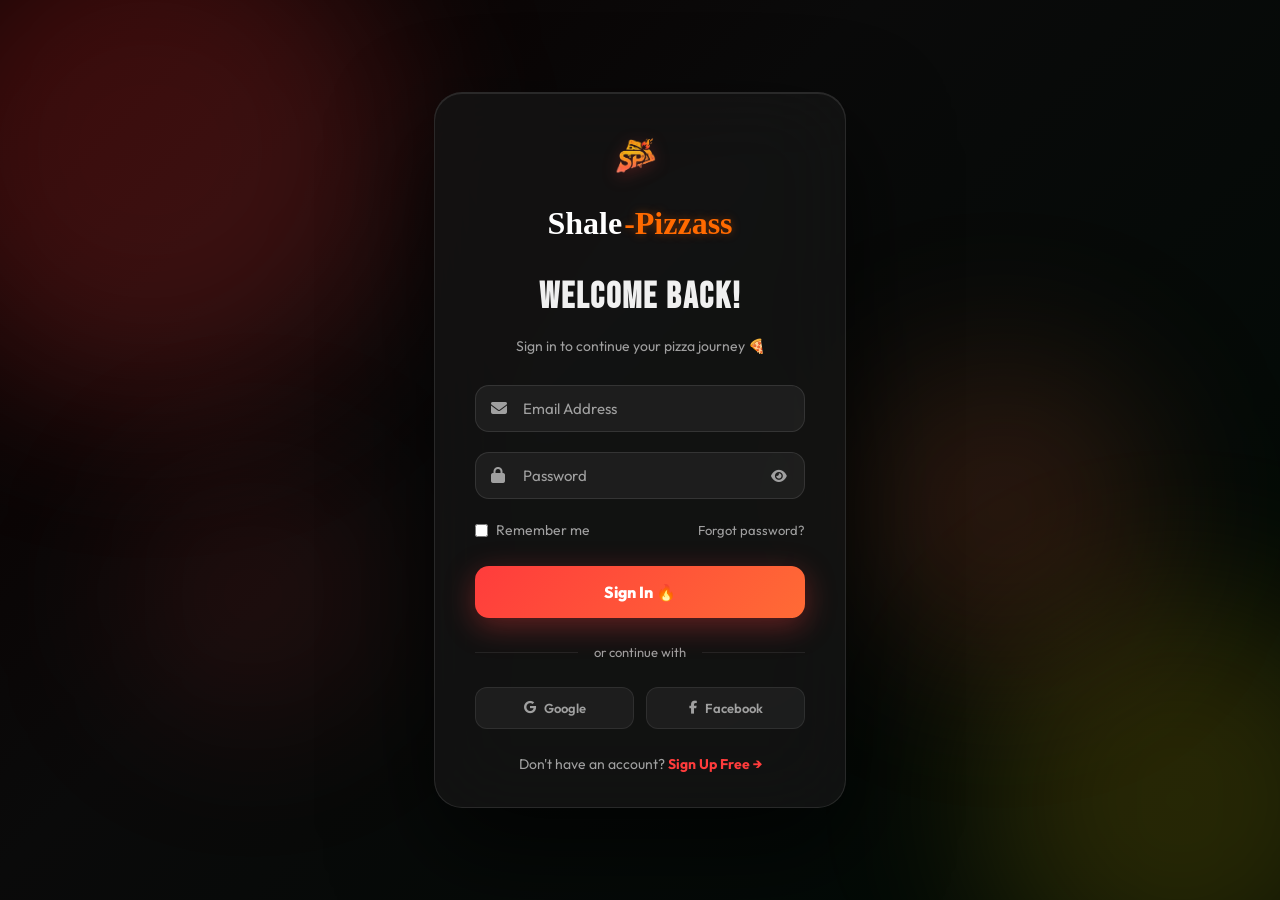
<file: login.html>
<!DOCTYPE html>
<html lang="en">

<head>
  <meta charset="UTF-8">
  <meta name="viewport" content="width=device-width, initial-scale=1.0">
  <title>Shale
    Pizzass</title>
  <link rel="stylesheet" href="style.css">
  <link
    href="https://fonts.googleapis.com/css2?family=Bebas+Neue&family=Outfit:wght@300;400;500;600;700;800&display=swap"
    rel="stylesheet">
  <link rel="stylesheet" href="https://cdnjs.cloudflare.com/ajax/libs/font-awesome/6.5.0/css/all.min.css">
</head>

<body class="auth-body">

  <!-- Animated BG Blobs -->
  <div class="auth-bg">
    <div class="auth-blob ab1"></div>
    <div class="auth-blob ab2"></div>
    <div class="auth-blob ab3"></div>
    <div class="auth-blob ab4"></div>
  </div>

  <!-- Floating Emojis -->
  <div class="auth-floaters">
    <span class="af af1">🍕</span><span class="af af2">🔥</span>
    <span class="af af3">🧀</span><span class="af af4">🍕</span>
    <span class="af af5">⭐</span><span class="af af6">🌶️</span>
  </div>

  <div class="auth-container">
    <div class="auth-card glass-card">

      <!-- Logo -->
      <!-- Logo -->
      <div class="brand-logo-M">
        <img src="images/IMG-20260517-WA0017_2-removebg-preview.png" class="brand-logo-img" alt="PizzaFire Logo">

        <h1 class="brand-title">
          Shale<span class="orange-text">-Pizzass</span>
        </h1>
      </div>

      <h2 class="auth-title">Welcome Back!</h2>
      <p class="auth-subtitle">Sign in to continue your pizza journey 🍕</p>

      <!-- Error Message -->
      <div class="auth-error" id="loginError" style="display:none">
        <i class="fas fa-exclamation-circle"></i>
        <span id="loginErrorMsg">Invalid email or password.</span>
      </div>

      <!-- Form -->
      <div class="auth-form" id="loginForm">

        <div class="input-group">
          <input type="email" id="loginEmail" class="auth-input" placeholder=" " autocomplete="off"
            oninput="clearError()">
          <label class="floating-label">Email Address</label>
          <span class="input-icon"><i class="fas fa-envelope"></i></span>
        </div>

        <div class="input-group">
          <input type="password" id="loginPassword" class="auth-input" placeholder=" " autocomplete="off"
            oninput="clearError()">
          <label class="floating-label">Password</label>
          <span class="input-icon"><i class="fas fa-lock"></i></span>
          <button class="toggle-pass" type="button" onclick="togglePass('loginPassword', this)">
            <i class="fas fa-eye"></i>
          </button>
        </div>

        <div class="form-options">
          <label class="remember-me">
            <input type="checkbox" id="rememberMe"> Remember me
          </label>
          <a href="#" class="forgot-link">Forgot password?</a>
        </div>

        <button class="btn-auth" onclick="handleLogin()">
          <span class="btn-auth-text">Sign In 🔥</span>
          <div class="btn-ripple"></div>
        </button>
      </div>

      <div class="auth-divider"><span>or continue with</span></div>

      <div class="social-auth">
        <button class="btn-social"><i class="fab fa-google"></i> Google</button>
        <button class="btn-social"><i class="fab fa-facebook-f"></i> Facebook</button>
      </div>

      <p class="auth-switch">Don't have an account? <a href="signup.html">Sign Up Free →</a></p>
    </div>
  </div>

  <script src="script.js"></script>
  <script>
    function handleLogin() {
      const email = document.getElementById('loginEmail').value.trim();
      const pass = document.getElementById('loginPassword').value;
      const errDiv = document.getElementById('loginError');
      const errMsg = document.getElementById('loginErrorMsg');

      if (!email || !pass) {
        errMsg.textContent = 'Please fill in all fields.';
        errDiv.style.display = 'flex';
        shakForm();
        return;
      }

      const users = JSON.parse(localStorage.getItem('pf_users') || '[]');
      const user = users.find(u => u.email === email && u.password === pass);

      if (!user) {
        errMsg.textContent = 'Invalid email or password. Try again.';
        errDiv.style.display = 'flex';
        shakForm();
        return;
      }

      // Login success
      localStorage.setItem('pf_loggedIn', JSON.stringify(user));
      showSuccessAnim(() => { window.location.href = 'index.html'; });
    }

    function shakForm() {
      const card = document.querySelector('.auth-card');
      card.style.animation = 'none';
      card.offsetHeight;
      card.style.animation = 'shakeForm 0.4s ease';
    }

    function showSuccessAnim(cb) {
      const btn = document.querySelector('.btn-auth');
      btn.innerHTML = '<span class="btn-auth-text">✅ Success! Redirecting...</span>';
      btn.style.background = 'linear-gradient(135deg, #22c55e, #16a34a)';
      setTimeout(cb, 1000);
    }

    function clearError() {
      document.getElementById('loginError').style.display = 'none';
    }
  </script>
</body>

</html>
</file>
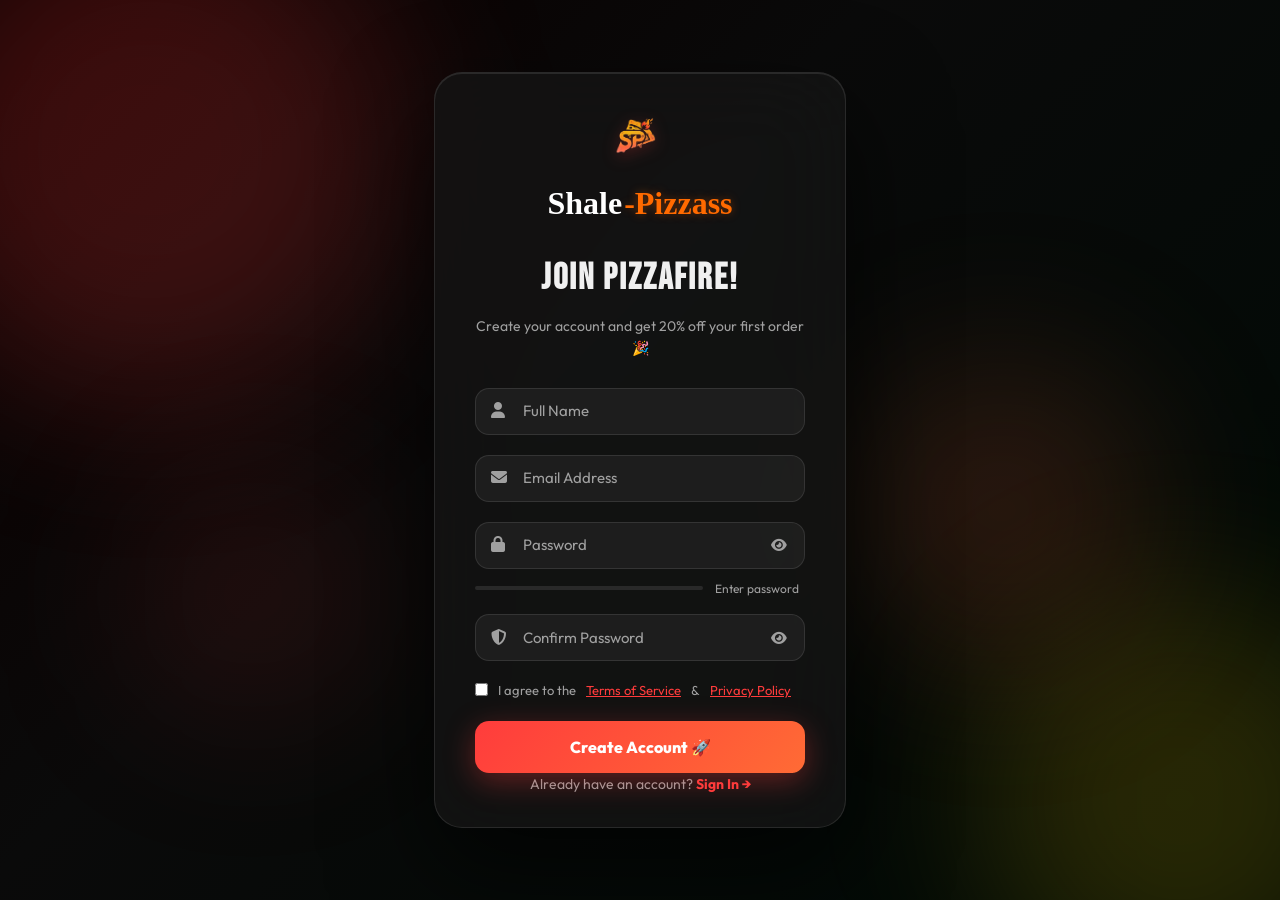
<file: signup.html>
<!DOCTYPE html>
<html lang="en">

<head>
  <meta charset="UTF-8">
  <meta name="viewport" content="width=device-width, initial-scale=1.0">
  <title>Sign Up — PizzaFire 🔥</title>
  <link rel="stylesheet" href="style.css">
  <link
    href="https://fonts.googleapis.com/css2?family=Bebas+Neue&family=Outfit:wght@300;400;500;600;700;800&display=swap"
    rel="stylesheet">
  <link rel="stylesheet" href="https://cdnjs.cloudflare.com/ajax/libs/font-awesome/6.5.0/css/all.min.css">
</head>

<body class="auth-body signup-body">

  <div class="auth-bg">
    <div class="auth-blob ab1"></div>
    <div class="auth-blob ab2"></div>
    <div class="auth-blob ab3"></div>
    <div class="auth-blob ab4"></div>
  </div>

  <div class="auth-floaters">
    <span class="af af1">🍕</span><span class="af af2">🔥</span>
    <span class="af af3">🧀</span><span class="af af4">🍕</span>
    <span class="af af5">⭐</span><span class="af af6">🌶️</span>
  </div>

  <div class="auth-container">
    <div class="auth-card glass-card">


      <div class="brand-logo-M">
        <img src="images/IMG-20260517-WA0017_2-removebg-preview.png" class="brand-logo-img" alt="PizzaFire Logo">

        <h1 class="brand-title">
          Shale<span class="orange-text">-Pizzass</span>
        </h1>
      </div>

      <h2 class="auth-title">Join PizzaFire!</h2>
      <p class="auth-subtitle">Create your account and get 20% off your first order 🎉</p>

      <div class="auth-error" id="signupError" style="display:none">
        <i class="fas fa-exclamation-circle"></i>
        <span id="signupErrorMsg">Something went wrong.</span>
      </div>

      <div class="auth-form">

        <div class="input-group">
          <input type="text" id="signupName" class="auth-input" placeholder=" " oninput="clearSignupError()">
          <label class="floating-label">Full Name</label>
          <span class="input-icon"><i class="fas fa-user"></i></span>
        </div>

        <div class="input-group">
          <input type="email" id="signupEmail" class="auth-input" placeholder=" " oninput="clearSignupError()">
          <label class="floating-label">Email Address</label>
          <span class="input-icon"><i class="fas fa-envelope"></i></span>
        </div>

        <div class="input-group">
          <input type="password" id="signupPassword" class="auth-input" placeholder=" " oninput="updateStrength()">
          <label class="floating-label">Password</label>
          <span class="input-icon"><i class="fas fa-lock"></i></span>
          <button class="toggle-pass" type="button" onclick="togglePass('signupPassword', this)">
            <i class="fas fa-eye"></i>
          </button>
        </div>

        <!-- Password Strength -->
        <div class="strength-bar-wrap">
          <div class="strength-bar" id="strengthBar">
            <div class="strength-fill" id="strengthFill"></div>
          </div>
          <span class="strength-label" id="strengthLabel">Enter password</span>
        </div>

        <div class="input-group">
          <input type="password" id="signupConfirm" class="auth-input" placeholder=" " oninput="clearSignupError()">
          <label class="floating-label">Confirm Password</label>
          <span class="input-icon"><i class="fas fa-shield-alt"></i></span>
          <button class="toggle-pass" type="button" onclick="togglePass('signupConfirm', this)">
            <i class="fas fa-eye"></i>
          </button>
        </div>

        <label class="terms-check">
          <input type="checkbox" id="termsCheck">
          I agree to the <a href="#">Terms of Service</a> & <a href="#">Privacy Policy</a>
        </label>

        <button class="btn-auth" onclick="handleSignup()">
          <span class="btn-auth-text">Create Account 🚀</span>
          <div class="btn-ripple"></div>
        </button>
      </div>

      <p class="auth-switch">Already have an account? <a href="login.html">Sign In →</a></p>
    </div>
  </div>

  <script src="script.js"></script>
  <script>
    function handleSignup() {
      const name = document.getElementById('signupName').value.trim();
      const email = document.getElementById('signupEmail').value.trim();
      const pass = document.getElementById('signupPassword').value;
      const confirm = document.getElementById('signupConfirm').value;
      const terms = document.getElementById('termsCheck').checked;
      const errDiv = document.getElementById('signupError');
      const errMsg = document.getElementById('signupErrorMsg');

      if (!name || !email || !pass || !confirm) {
        errMsg.textContent = 'Please fill in all fields.';
        errDiv.style.display = 'flex'; return;
      }
      if (!email.includes('@')) {
        errMsg.textContent = 'Please enter a valid email address.';
        errDiv.style.display = 'flex'; return;
      }
      if (pass.length < 6) {
        errMsg.textContent = 'Password must be at least 6 characters.';
        errDiv.style.display = 'flex'; return;
      }
      if (pass !== confirm) {
        errMsg.textContent = 'Passwords do not match.';
        errDiv.style.display = 'flex'; return;
      }
      if (!terms) {
        errMsg.textContent = 'Please accept the Terms of Service.';
        errDiv.style.display = 'flex'; return;
      }

      const users = JSON.parse(localStorage.getItem('pf_users') || '[]');
      if (users.find(u => u.email === email)) {
        errMsg.textContent = 'An account with this email already exists.';
        errDiv.style.display = 'flex'; return;
      }

      const newUser = { name, email, password: pass };
      users.push(newUser);
      localStorage.setItem('pf_users', JSON.stringify(users));
      localStorage.setItem('pf_loggedIn', JSON.stringify(newUser));

      const btn = document.querySelector('.btn-auth');
      btn.innerHTML = '<span class="btn-auth-text">🎉 Account Created! Redirecting...</span>';
      btn.style.background = 'linear-gradient(135deg, #22c55e, #16a34a)';
      setTimeout(() => { window.location.href = 'index.html'; }, 1200);
    }

    function updateStrength() {
      const pass = document.getElementById('signupPassword').value;
      const fill = document.getElementById('strengthFill');
      const label = document.getElementById('strengthLabel');
      let score = 0;
      if (pass.length >= 6) score++;
      if (pass.length >= 10) score++;
      if (/[A-Z]/.test(pass)) score++;
      if (/[0-9]/.test(pass)) score++;
      if (/[^A-Za-z0-9]/.test(pass)) score++;

      const levels = [
        { pct: '0%', color: 'transparent', text: 'Enter password' },
        { pct: '25%', color: '#ef4444', text: 'Weak 😬' },
        { pct: '50%', color: '#f97316', text: 'Fair 🤔' },
        { pct: '75%', color: '#eab308', text: 'Good 👍' },
        { pct: '100%', color: '#22c55e', text: 'Strong 💪' },
      ];
      const l = levels[Math.min(score, 4)];
      fill.style.width = l.pct;
      fill.style.background = l.color;
      label.textContent = l.text;
    }

    function clearSignupError() {
      document.getElementById('signupError').style.display = 'none';
    }
  </script>
</body>

</html>
</file>
<file: style.css>
/* ===================================================
   RESPONSIVE DESIGN (MOBILE & TABLET FIXES)
   =================================================== */

/* --- Table & Large Mobile Screens (Max-width: 992px) --- */
@media (max-width: 992px) {
  .navbar {
    padding: 15px 4%;
  }

  /* Navigation links ko hide karna kyunki mobile menu handle karega */
  .nav-links {
    display: none;
  }

  #hamburger {
    display: block !important;
    /* Hamburger icon show hoga */
  }

  /* Hero Section Reset */
  .hero-container {
    flex-direction: column-reverse;
    text-align: center;
    padding: 100px 4% 40px 4%;
    gap: 40px;
  }

  .hero-content h1 {
    font-size: 3.5rem;
  }

  .hero-badges {
    justify-content: center;
  }

  .hero-actions {
    justify-content: center;
  }

  /* Two Column Layouts Grid Reset */
  .about-container,
  .offers-grid,
  .footer-container {
    grid-template-columns: 1fr !important;
    gap: 30px;
  }
}

/* --- Pure Mobile Devices (Max-width: 576px) --- */
@media (max-width: 576px) {

  /* Typography Adjustments */
  h1 {
    font-size: 3rem !important;
  }

  h2 {
    font-size: 2.2rem !important;
  }

  h3 {
    font-size: 1.6rem !important;
  }

  /* Hero Adjustments */
  .hero-content h1 {
    font-size: 2.8rem;
  }

  .hero-badges {
    flex-direction: column;
    align-items: center;
    gap: 10px;
  }

  /* Pizza Builder (Customizer) Mobile Friendly */
  .builder-panel {
    padding: 20px 15px;
  }

  .size-options {
    grid-template-columns: 1fr !important;
    /* Stack sizes vertically */
    gap: 10px;
  }

  .toppings-grid {
    grid-template-columns: repeat(2, 1fr) !important;
    /* 2 columns for toppings */
    gap: 10px;
  }

  /* Auth Cards (Login / Signup) Responsive */
  .auth-container {
    padding: 15px;
  }

  .auth-card {
    padding: 30px 20px !important;
  }

  /* Menu Grid Items Optimization */
  .menu-grid {
    grid-template-columns: 1fr !important;
    /* Single column layout for pizza cards */
    padding: 0 10px;
  }

  /* Floating WhatsApp Button size tweak */
  .whatsapp-float {
    bottom: 20px;
    right: 20px;
    padding: 10px 16px;
  }

  .whatsapp-float span {
    display: none;
    /* Mobile par sirf WhatsApp icon dikhega, text hide ho jayega */
  }

  .whatsapp-float i {
    margin: 0;
    font-size: 24px;
  }

  /* Footer Adjustment */
  .footer-links {
    grid-template-columns: repeat(2, 1fr) !important;
    gap: 20px;
  }
}



/* ==========================================================================
   COMPLETE ROBUST RESPONSIVE ENGINE (MOBILE & TABLET BREAKPOINTS)
   ========================================================================== */

/* --- Tablet & Medium Screens (Max-Width: 1024px) --- */
@media screen and (max-width: 1024px) {
  .navbar {
    padding: 0 24px;
  }

  .nav-links {
    gap: 16px;
  }

  .pizza-popup-inner {
    grid-template-columns: 1fr;
    max-height: 85vh;
  }

  .pizza-display-panel {
    border-right: none;
    border-bottom: 1px solid var(--border);
  }
}

/* --- Mobile Landscape & Standard Devices (Max-Width: 768px) --- */
@media screen and (max-width: 768px) {

  /* Navbar Adjustments */
  .navbar {
    padding: 0 20px;
    height: 65px;
  }

  .nav-links {
    display: none !important;
    /* Hide desktop navigation links */
  }

  .nav-actions .btn-nav-login,
  .nav-actions .user-greeting {
    display: none !important;
    /* Hide inside navbar row, handled by mobile menu */
  }

  .navbar #hamburger {
    display: flex !important;
    /* Force show hamburger */
  }

  .btn-order {
    padding: 8px 16px;
    font-size: 13px;
  }

  .brand-logo-img {
    width: 45px;
  }

  .nav-logo {
    font-size: 22px;
  }

  /* Mobile Menu Container */
  .mobile-menu {
    top: 65px;
    padding: 10px 0;
    max-height: calc(100vh - 65px);
    overflow-y: auto;
    box-shadow: 0 10px 30px rgba(0, 0, 0, 0.9);
  }

  .mobile-menu a {
    display: block;
    padding: 15px 24px;
    font-size: 15px;
    border-bottom: 1px solid rgba(255, 255, 255, 0.02);
  }

  #mobileLoginBtn {
    color: var(--yellow) !important;
    font-weight: 700;
  }

  /* Hero Section Mobile Overhaul */
  .hero {
    padding-top: 80px;
    height: auto;
    min-height: auto;
  }

  .hero-container {
    flex-direction: column-reverse !important;
    /* Push text below or image above depending on structure */
    padding: 40px 20px;
    text-align: center;
    gap: 30px;
  }

  .hero-content {
    max-width: 100% !important;
    padding: 0;
  }

  .hero-content h1 {
    font-size: 2.8rem !important;
    line-height: 1.1;
  }

  .hero-content p {
    font-size: 14px !important;
  }

  .hero-actions {
    justify-content: center;
    flex-wrap: wrap;
    gap: 12px;
  }

  /* Structural Grid Adjustments */
  .about-container,
  .offers-grid,
  .footer-container,
  .menu-grid {
    grid-template-columns: 1fr !important;
    gap: 24px !important;
    padding: 0 16px !important;
  }

  /* 3D Carousel Section Tweak */
  .carousel-section-area {
    padding: 40px 0;
    overflow: hidden;
  }

  .carousel-container {
    transform: scale(0.85);
    margin: 0 auto;
  }

  /* 3D Stack Cards */
  .card-stack-wrapper {
    width: 100%;
    max-width: 300px;
    height: 380px;
    margin: 0 auto;
  }

  /* Pizza Builder Panel Layout */
  .pizza-popup {
    width: 95%;
    max-height: 90vh;
    border-radius: 20px;
  }

  .pizza-popup-inner {
    grid-template-columns: 1fr !important;
  }

  .toppings-grid {
    grid-template-columns: repeat(3, 1fr) !important;
    gap: 8px;
  }

  .size-grid {
    grid-template-columns: 1fr !important;
    gap: 8px;
  }

  /* Footer elements */
  .footer-links {
    flex-direction: column;
    gap: 24px;
    text-align: center;
  }

  .footer-socials {
    justify-content: center;
  }
}

/* --- Small Smartphones (Max-Width: 480px) --- */
@media screen and (max-width: 480px) {
  .hero-content h1 {
    font-size: 2.4rem !important;
  }

  .section-title {
    font-size: 2rem !important;
  }

  .toppings-grid {
    grid-template-columns: repeat(2, 1fr) !important;
  }

  .whatsapp-float {
    bottom: 20px;
    right: 20px;
    width: 50px;
    height: 50px;
  }

  .whatsapp-float span {
    display: none !important;
    /* Absolutely hide text on tiny phones */
  }

  .whatsapp-float i {
    font-size: 22px;
    margin: 0;
  }

  /* Prevent any horizontal sliding bugs */
  body,
  html {
    position: relative;
    overflow-x: hidden !important;
  }
}

/* ===================================================
   PIZZAFIRE — Premium CSS
   =================================================== */

*,
*::before,
*::after {
  box-sizing: border-box;
  margin: 0;
  padding: 0;
}

:root {
  --red: #ff3c3c;
  --red-dark: #cc1f1f;
  --red-glow: rgba(255, 60, 60, 0.35);
  --yellow: #ffcc00;
  --yellow-glow: rgba(255, 204, 0, 0.3);
  --bg: #0a0a0a;
  --bg2: #111111;
  --bg3: #181818;
  --surface: #1e1e1e;
  --surface2: #252525;
  --border: rgba(255, 255, 255, 0.08);
  --text: #f0f0f0;
  --text2: #a0a0a0;
  --font-display: 'Bebas Neue', sans-serif;
  --font-body: 'Outfit', sans-serif;
  --radius: 20px;
  --radius-lg: 28px;
}

html {
  scroll-behavior: smooth;
}

body {
  font-family: var(--font-body);
  background: var(--bg);
  color: var(--text);
  overflow-x: hidden;
  line-height: 1.6;
}

/* ===== LOADER ===== */
/* ===== LOADING SCREEN CUSTOM LOGO FIX (NO ROTATION) ===== */

/* 1. Logo ke container ka size set kiya */
.loader-pizza {
  width: 120px !important;
  height: 120px !important;
  display: flex !important;
  justify-content: center !important;
  align-items: center !important;
  margin-bottom: 20px !important;
}

/* 2. Logo image se rotation animation hata kar static aur smooth pulse lagaya */
.loader-logo-img {
  width: 100% !important;
  height: 100% !important;
  object-fit: contain !important;
  /* Logo ko bina stretch kiye perfect fit rakhega */

  /* Rotation khatam! Ab ye bas halka sa smooth breathe/pulse karega */
  animation: loaderLogoPulse 2s ease-in-out infinite !important;
}

/* 3. Nayi Animation: Jo logo ko ghumayegi nahi, bas halka sa transition degi */
@keyframes loaderLogoPulse {
  0% {
    transform: scale(1);
    filter: drop-shadow(0 0 5px rgba(255, 60, 60, 0.2));
  }

  50% {
    transform: scale(1.05);
    filter: drop-shadow(0 0 15px rgba(255, 60, 60, 0.6));
  }

  100% {
    transform: scale(1);
    filter: drop-shadow(0 0 5px rgba(255, 60, 60, 0.2));
  }
}

.loader {
  position: fixed;
  inset: 0;
  z-index: 9999;
  background: var(--bg);
  display: flex;
  flex-direction: column;
  align-items: center;
  justify-content: center;
  gap: 16px;
  transition: opacity 0.5s ease, visibility 0.5s ease;
}

.loader.hidden {
  opacity: 0;
  visibility: hidden;
}

.loader-pizza {
  font-size: 72px;
  animation: loaderSpin 1s linear infinite;
}

.loader-text {
  font-family: 'Times New Roman', Times, serif;
  font-size: 48px;
  /* letter-spacing: 8px; */
  background: linear-gradient(135deg, var(--red), var(--yellow));
  -webkit-background-clip: text;
  -webkit-text-fill-color: transparent;
}

.loader-bar {
  width: 200px;
  height: 4px;
  background: var(--surface2);
  border-radius: 4px;
  overflow: hidden;
}

.loader-fill {
  height: 100%;
  background: linear-gradient(90deg, var(--red), var(--yellow));
  border-radius: 4px;
  animation: loaderFill 1.5s ease forwards;
}

@keyframes loaderFill {
  from {
    width: 0%;
  }

  to {
    width: 100%;
  }
}

/* ===== NAVBAR ===== */
.navbar {
  position: fixed;
  top: 0;
  left: 0;
  right: 0;
  z-index: 1000;
  display: flex;
  align-items: center;
  justify-content: space-between;
  padding: 0 48px;
  height: 70px;
  background: rgba(10, 10, 10, 0.85);
  backdrop-filter: blur(20px);
  border-bottom: 1px solid var(--border);
  transition: all 0.3s;
}

.navbar.scrolled {
  background: rgba(10, 10, 10, 0.97);
  box-shadow: 0 4px 30px rgba(0, 0, 0, 0.5);
}

.nav-logo {
  font-family: var(--font-display);
  font-size: 28px;
  letter-spacing: 2px;
  color: var(--text);
  cursor: pointer;
}

.logo-fire {
  margin-right: 4px;
}

.nav-links {
  display: flex;
  gap: 32px;
  list-style: none;
}

.nav-links a {
  color: var(--text2);
  text-decoration: none;
  font-weight: 500;
  font-size: 15px;
  transition: color 0.2s;
  position: relative;
}

.nav-links a::after {
  content: '';
  position: absolute;
  bottom: -4px;
  left: 0;
  right: 0;
  height: 2px;
  background: var(--red);
  transform: scaleX(0);
  transition: transform 0.2s;
}

.nav-links a:hover {
  color: var(--text);
}

.nav-links a:hover::after {
  transform: scaleX(1);
}

.nav-actions {
  display: flex;
  align-items: center;
  gap: 12px;
}

.user-greeting {
  font-weight: 600;
  font-size: 15px;
  color: var(--yellow);
  background: rgba(255, 204, 0, 0.1);
  padding: 6px 14px;
  border-radius: 50px;
}

.btn-nav-login {
  background: transparent;
  border: 1px solid var(--border);
  color: var(--text);
  padding: 8px 20px;
  border-radius: 50px;
  font-family: var(--font-body);
  font-size: 14px;
  font-weight: 500;
  cursor: pointer;
  transition: all 0.2s;
  text-decoration: none;
}

.btn-nav-login:hover {
  border-color: var(--red);
  color: var(--red);
}

.btn-order {
  background: linear-gradient(135deg, var(--red), #ff6b35);
  color: white;
  border: none;
  padding: 10px 24px;
  border-radius: 50px;
  font-family: var(--font-body);
  font-size: 14px;
  font-weight: 700;
  cursor: pointer;
  transition: all 0.3s;
  box-shadow: 0 4px 20px var(--red-glow);
}

.btn-order:hover {
  transform: translateY(-2px);
  box-shadow: 0 8px 30px var(--red-glow);
}

.hamburger {
  display: none;
  flex-direction: column;
  gap: 5px;
  cursor: pointer;
}

.hamburger span {
  width: 24px;
  height: 2px;
  background: var(--text);
  transition: all 0.3s;
}

.mobile-menu {
  display: none;
  flex-direction: column;
  gap: 0;
  position: fixed;
  top: 70px;
  left: 0;
  right: 0;
  z-index: 999;
  background: rgba(10, 10, 10, 0.98);
  backdrop-filter: blur(20px);
  padding: 20px 0;
  border-bottom: 1px solid var(--border);
}

.mobile-menu.open {
  display: flex;
}

.mobile-menu a {
  color: var(--text2);
  text-decoration: none;
  font-size: 16px;
  padding: 14px 32px;
  transition: all 0.2s;
}

.mobile-menu a:hover {
  color: var(--red);
  background: rgba(255, 60, 60, 0.05);
}

/* ===== PIZZA BUILDER POPUP ===== */
.pizza-overlay {
  position: fixed;
  inset: 0;
  z-index: 2000;
  background: rgba(0, 0, 0, 0.85);
  backdrop-filter: blur(10px);
  display: flex;
  align-items: center;
  justify-content: center;
  opacity: 0;
  visibility: hidden;
  transition: all 0.4s cubic-bezier(0.34, 1.56, 0.64, 1);
}

.pizza-overlay.active {
  opacity: 1;
  visibility: visible;
}

.pizza-popup {
  width: 90%;
  max-width: 1000px;
  max-height: 90vh;
  background: var(--bg2);
  border: 1px solid var(--border);
  border-radius: var(--radius-lg);
  overflow: hidden;
  overflow-y: auto;
  position: relative;
  transform: scale(0.8) translateY(40px);
  transition: transform 0.4s cubic-bezier(0.34, 1.56, 0.64, 1);
  box-shadow: 0 40px 100px rgba(0, 0, 0, 0.8), 0 0 0 1px var(--border);
}

.pizza-overlay.active .pizza-popup {
  transform: scale(1) translateY(0);
}

.pizza-popup-inner {
  display: grid;
  grid-template-columns: 1fr 1fr;
  min-height: 550px;
}

.pizza-close {
  position: absolute;
  top: 16px;
  right: 16px;
  z-index: 10;
  width: 36px;
  height: 36px;
  background: rgba(255, 255, 255, 0.1);
  border: 1px solid var(--border);
  color: var(--text2);
  border-radius: 50%;
  cursor: pointer;
  font-size: 14px;
  transition: all 0.2s;
  display: flex;
  align-items: center;
  justify-content: center;
}

.pizza-close:hover {
  background: var(--red);
  color: white;
  border-color: var(--red);
}

/* PIZZA DISPLAY PANEL */
.pizza-display-panel {
  background: linear-gradient(160deg, #1a0a0a 0%, #0f0f0f 50%, #0a0f1a 100%);
  padding: 32px 24px;
  display: flex;
  flex-direction: column;
  align-items: center;
  gap: 20px;
  border-right: 1px solid var(--border);
  position: relative;
  overflow: hidden;
}

.pizza-display-panel::before {
  content: '';
  position: absolute;
  top: -50px;
  left: -50px;
  width: 200px;
  height: 200px;
  background: radial-gradient(circle, rgba(255, 60, 60, 0.15) 0%, transparent 70%);
  border-radius: 50%;
}

.pizza-title-badge {
  font-family: var(--font-display);
  font-size: 22px;
  letter-spacing: 3px;
  color: var(--yellow);
  background: rgba(255, 204, 0, 0.1);
  padding: 6px 20px;
  border-radius: 50px;
  border: 1px solid rgba(255, 204, 0, 0.2);
}

/* 3D PIZZA */
.pizza-3d-wrapper {
  position: relative;
  width: 220px;
  height: 220px;
  display: flex;
  align-items: center;
  justify-content: center;
}

.pizza-glow-ring {
  position: absolute;
  inset: -20px;
  border-radius: 50%;
  background: radial-gradient(circle, rgba(255, 100, 0, 0.2) 0%, transparent 70%);
  animation: pulseGlow 2s ease-in-out infinite;
}

.pizza-3d-stage {
  position: relative;
  width: 180px;
  height: 180px;
  animation: floatPizza 3s ease-in-out infinite;
}

.pizza-shadow-ground {
  position: absolute;
  bottom: -30px;
  left: 50%;
  transform: translateX(-50%);
  width: 140px;
  height: 30px;
  background: radial-gradient(ellipse, rgba(255, 80, 0, 0.3) 0%, transparent 70%);
  border-radius: 50%;
  animation: shadowFloat 3s ease-in-out infinite;
}

.pizza-3d {
  width: 180px;
  height: 180px;
  border-radius: 50%;
  position: relative;
  overflow: hidden;
  transform-style: preserve-3d;
  transform: perspective(400px) rotateX(20deg);
  transition: transform 0.5s ease;
  box-shadow: 0 20px 60px rgba(255, 80, 0, 0.4), inset 0 -10px 30px rgba(0, 0, 0, 0.5);
}

.p-layer {
  position: absolute;
  inset: 0;
  border-radius: 50%;
  transition: opacity 0.3s ease;
}

.p-base {
  background: radial-gradient(circle, #c8830a 0%, #8b4000 50%, #5c2a00 100%);
}

.p-sauce {
  background: radial-gradient(circle, transparent 20%, transparent 30%, rgba(180, 30, 30, 0.8) 31%, rgba(180, 30, 30, 0.8) 80%, transparent 81%);
}

.p-cheese {
  background: radial-gradient(circle, rgba(255, 220, 50, 0.85) 0%, rgba(255, 180, 30, 0.7) 60%, transparent 80%);
  opacity: 0;
}

.p-pepperoni {
  background-image: radial-gradient(circle at 40% 40%, #cc1111 0%, #881111 100%),
    radial-gradient(circle at 70% 25%, #cc1111 0%, #881111 100%),
    radial-gradient(circle at 25% 65%, #cc1111 0%, #881111 100%),
    radial-gradient(circle at 65% 70%, #cc1111 0%, #881111 100%);
  background-size: 22% 22%, 20% 20%, 18% 18%, 20% 20%;
  background-repeat: no-repeat;
  opacity: 0;
}

.p-chicken {
  background-image: radial-gradient(circle at 35% 30%, rgba(255, 210, 100, 0.9) 0%, transparent 30%),
    radial-gradient(circle at 65% 55%, rgba(255, 210, 100, 0.9) 0%, transparent 25%),
    radial-gradient(circle at 50% 70%, rgba(255, 210, 100, 0.9) 0%, transparent 28%);
  opacity: 0;
}

.p-olives {
  background-image: radial-gradient(circle at 30% 40%, rgba(30, 50, 30, 0.9) 0%, transparent 8%),
    radial-gradient(circle at 60% 30%, rgba(30, 50, 30, 0.9) 0%, transparent 7%),
    radial-gradient(circle at 45% 65%, rgba(30, 50, 30, 0.9) 0%, transparent 8%),
    radial-gradient(circle at 70% 60%, rgba(30, 50, 30, 0.9) 0%, transparent 7%);
  opacity: 0;
}

.p-mushrooms {
  background-image: radial-gradient(circle at 40% 35%, rgba(160, 120, 80, 0.85) 0%, transparent 10%),
    radial-gradient(circle at 65% 50%, rgba(160, 120, 80, 0.85) 0%, transparent 9%),
    radial-gradient(circle at 30% 65%, rgba(160, 120, 80, 0.85) 0%, transparent 10%);
  opacity: 0;
}

.pizza-shine {
  position: absolute;
  top: 10px;
  left: 10px;
  right: 60%;
  bottom: 60%;
  background: radial-gradient(circle, rgba(255, 255, 255, 0.25) 0%, transparent 100%);
  border-radius: 50%;
}

.pizza-size-label {
  font-family: var(--font-display);
  font-size: 20px;
  letter-spacing: 2px;
  color: var(--text2);
}

/* Order Summary */
.order-summary {
  width: 100%;
  background: rgba(255, 255, 255, 0.04);
  border: 1px solid var(--border);
  border-radius: 16px;
  padding: 16px 20px;
}

.summary-title {
  font-weight: 700;
  font-size: 14px;
  color: var(--text2);
  margin-bottom: 12px;
  text-transform: uppercase;
  letter-spacing: 1px;
}

.summary-row {
  display: flex;
  justify-content: space-between;
  font-size: 14px;
  color: var(--text2);
  margin-bottom: 6px;
}

.summary-row span:last-child {
  color: var(--text);
  font-weight: 500;
}

.summary-divider {
  height: 1px;
  background: var(--border);
  margin: 10px 0;
}

.total-row {
  font-size: 16px;
  font-weight: 700;
}

.total-row span:last-child {
  color: var(--yellow);
  font-size: 18px;
}

/* PIZZA CONTROLS PANEL */
.pizza-controls-panel {
  padding: 28px 28px 24px;
  display: flex;
  flex-direction: column;
  gap: 20px;
}

.control-section {
  display: flex;
  flex-direction: column;
  gap: 12px;
}

.control-label {
  font-weight: 700;
  font-size: 14px;
  color: var(--text2);
  text-transform: uppercase;
  letter-spacing: 1px;
  display: flex;
  align-items: center;
  gap: 8px;
}

.topping-note {
  font-weight: 400;
  font-size: 12px;
  color: var(--text2);
  background: rgba(255, 255, 255, 0.05);
  padding: 2px 8px;
  border-radius: 50px;
}

/* Size Buttons */
.size-grid {
  display: grid;
  grid-template-columns: repeat(4, 1fr);
  gap: 8px;
}

.size-btn {
  display: flex;
  flex-direction: column;
  align-items: center;
  gap: 2px;
  padding: 10px 6px;
  border-radius: 14px;
  background: var(--surface);
  border: 1.5px solid var(--border);
  color: var(--text);
  cursor: pointer;
  transition: all 0.2s;
  font-family: var(--font-body);
}

.size-btn:hover {
  border-color: var(--red);
}

.size-btn.active {
  border-color: var(--red);
  background: rgba(255, 60, 60, 0.1);
  box-shadow: 0 0 16px var(--red-glow);
}

.size-icon {
  font-size: 20px;
}

.size-name {
  font-weight: 700;
  font-size: 12px;
}

.size-inch {
  font-size: 11px;
  color: var(--text2);
}

.size-price {
  font-size: 11px;
  color: var(--yellow);
  font-weight: 700;
}

/* Toppings */
.toppings-grid {
  display: grid;
  grid-template-columns: repeat(5, 1fr);
  gap: 8px;
}

.topping-card {
  position: relative;
  display: flex;
  flex-direction: column;
  align-items: center;
  gap: 4px;
  padding: 10px 6px;
  border-radius: 14px;
  background: var(--surface);
  border: 1.5px solid var(--border);
  cursor: pointer;
  transition: all 0.2s;
  overflow: hidden;
}

.topping-card input {
  position: absolute;
  opacity: 0;
  width: 0;
  height: 0;
}

.topping-card:hover {
  border-color: rgba(255, 204, 0, 0.4);
}

.topping-card:has(input:checked) {
  border-color: var(--yellow);
  background: rgba(255, 204, 0, 0.1);
  box-shadow: 0 0 14px var(--yellow-glow);
}

.topping-visual {
  display: none;
}

.topping-emoji {
  font-size: 22px;
}

.topping-name {
  font-size: 10px;
  font-weight: 600;
  color: var(--text2);
  text-align: center;
}

.topping-check {
  position: absolute;
  top: 4px;
  right: 4px;
  width: 16px;
  height: 16px;
  border-radius: 50%;
  background: var(--yellow);
  color: #000;
  font-size: 10px;
  font-weight: 900;
  display: flex;
  align-items: center;
  justify-content: center;
  opacity: 0;
  transform: scale(0);
  transition: all 0.2s;
}

.topping-card:has(input:checked) .topping-check {
  opacity: 1;
  transform: scale(1);
}

/* Price Display */
.price-display {
  background: linear-gradient(135deg, rgba(255, 60, 60, 0.15), rgba(255, 204, 0, 0.08));
  border: 1px solid rgba(255, 60, 60, 0.2);
  border-radius: 16px;
  padding: 16px 20px;
  display: flex;
  align-items: center;
  justify-content: space-between;
}

.price-label {
  font-size: 12px;
  font-weight: 700;
  color: var(--text2);
  letter-spacing: 1px;
  text-transform: uppercase;
}

.price-amount {
  font-family: var(--font-display);
  font-size: 36px;
  letter-spacing: 2px;
  background: linear-gradient(135deg, var(--red), var(--yellow));
  -webkit-background-clip: text;
  -webkit-text-fill-color: transparent;
  transition: all 0.3s;
}

/* Action Buttons */
.action-buttons {
  display: flex;
  gap: 10px;
}

.btn-surprise {
  flex: 1;
  padding: 14px;
  border-radius: 14px;
  background: rgba(255, 255, 255, 0.05);
  border: 1.5px solid var(--border);
  color: var(--text);
  font-family: var(--font-body);
  font-size: 14px;
  font-weight: 700;
  cursor: pointer;
  transition: all 0.3s;
}

.btn-surprise:hover {
  background: rgba(255, 204, 0, 0.1);
  border-color: var(--yellow);
  color: var(--yellow);
  transform: scale(1.03);
}

.btn-add-cart {
  flex: 2;
  padding: 14px;
  border-radius: 14px;
  background: linear-gradient(135deg, var(--red), #ff6b35);
  border: none;
  color: white;
  font-family: var(--font-body);
  font-size: 14px;
  font-weight: 800;
  cursor: pointer;
  transition: all 0.3s;
  box-shadow: 0 4px 20px var(--red-glow);
}

.btn-add-cart:hover {
  transform: translateY(-2px) scale(1.02);
  box-shadow: 0 8px 30px var(--red-glow);
}

.cart-confirm {
  text-align: center;
  font-size: 14px;
  font-weight: 700;
  color: #22c55e;
  opacity: 0;
  transition: opacity 0.3s;
}

.cart-confirm.show {
  opacity: 1;
}

/* Animations */
@keyframes floatPizza {

  0%,
  100% {
    transform: translateY(0px);
  }

  50% {
    transform: translateY(-18px);
  }
}

@keyframes shadowFloat {

  0%,
  100% {
    transform: translateX(-50%) scale(1);
    opacity: 0.6;
  }

  50% {
    transform: translateX(-50%) scale(0.7);
    opacity: 0.3;
  }
}

@keyframes pulseGlow {

  0%,
  100% {
    opacity: 0.6;
    transform: scale(1);
  }

  50% {
    opacity: 1;
    transform: scale(1.1);
  }
}

/* ===== HERO ===== */
.hero {
  min-height: 100vh;
  display: flex;
  align-items: center;
  padding: 120px 80px 80px;
  position: relative;
  overflow: hidden;
}

.hero-bg-blobs {
  position: absolute;
  inset: 0;
  pointer-events: none;
}

.blob {
  position: absolute;
  border-radius: 50%;
  filter: blur(100px);
  opacity: 0.15;
  animation: blobFloat 8s ease-in-out infinite;
}

.b1 {
  width: 500px;
  height: 500px;
  background: var(--red);
  top: -100px;
  left: -100px;
}

.b2 {
  width: 400px;
  height: 400px;
  background: var(--yellow);
  bottom: -100px;
  right: 200px;
  animation-delay: -3s;
}

.b3 {
  width: 300px;
  height: 300px;
  background: #ff6b35;
  top: 50%;
  right: -50px;
  animation-delay: -6s;
}

@keyframes blobFloat {

  0%,
  100% {
    transform: translate(0, 0) scale(1);
  }

  33% {
    transform: translate(30px, -20px) scale(1.05);
  }

  66% {
    transform: translate(-20px, 30px) scale(0.95);
  }
}

.hero-content {
  position: relative;
  z-index: 2;
  max-width: 600px;
}

.hero-tag {
  display: inline-block;
  background: rgba(255, 204, 0, 0.1);
  border: 1px solid rgba(255, 204, 0, 0.25);
  color: var(--yellow);
  font-size: 13px;
  font-weight: 600;
  padding: 6px 16px;
  border-radius: 50px;
  margin-bottom: 24px;
  animation: fadeInUp 0.6s ease 0.3s both;
}

.hero-title {
  font-family: var(--font-display);
  font-size: clamp(60px, 8vw, 100px);
  line-height: 0.95;
  letter-spacing: 2px;
  margin-bottom: 20px;
  animation: fadeInUp 0.6s ease 0.5s both;
}

.hero-title-accent {
  background: linear-gradient(135deg, var(--red), var(--yellow));
  -webkit-background-clip: text;
  -webkit-text-fill-color: transparent;
}

.hero-subtitle {
  font-size: 17px;
  color: var(--text2);
  line-height: 1.7;
  max-width: 480px;
  margin-bottom: 36px;
  animation: fadeInUp 0.6s ease 0.7s both;
}

.hero-cta-group {
  display: flex;
  gap: 16px;
  margin-bottom: 48px;
  animation: fadeInUp 0.6s ease 0.9s both;
}

.btn-cta-main {
  background: linear-gradient(135deg, var(--red), #ff6b35);
  color: white;
  border: none;
  padding: 16px 36px;
  border-radius: 50px;
  font-family: var(--font-body);
  font-size: 16px;
  font-weight: 800;
  cursor: pointer;
  transition: all 0.3s;
  box-shadow: 0 8px 30px var(--red-glow);
}

.btn-cta-main:hover {
  transform: translateY(-3px);
  box-shadow: 0 16px 40px var(--red-glow);
}

.btn-cta-ghost {
  color: var(--text);
  text-decoration: none;
  font-size: 16px;
  font-weight: 600;
  display: flex;
  align-items: center;
  padding: 16px 36px;
  border-radius: 50px;
  border: 1.5px solid var(--border);
  transition: all 0.2s;
}

.btn-cta-ghost:hover {
  border-color: var(--text2);
}

.hero-stats {
  display: flex;
  gap: 0;
  align-items: center;
  animation: fadeInUp 0.6s ease 1.1s both;
}

.stat {
  text-align: center;
  padding: 0 28px;
}

.stat-num {
  font-family: var(--font-display);
  font-size: 36px;
  letter-spacing: 1px;
  background: linear-gradient(135deg, var(--text), var(--text2));
  -webkit-background-clip: text;
  -webkit-text-fill-color: transparent;
}

.stat-lab {
  font-size: 12px;
  color: var(--text2);
  font-weight: 500;
}

.stat-divider {
  width: 1px;
  height: 48px;
  background: var(--border);
}

/* HERO PIZZA FLOAT */
.hero-pizza-float {
  position: absolute;
  right: 6%;
  top: 50%;
  transform: translateY(-50%);
  z-index: 1;
}

.floating-pizza-wrap {
  position: relative;
  width: 320px;
  height: 320px;
}

.hero-pizza-glow {
  position: absolute;
  inset: -40px;
  background: radial-gradient(circle, rgba(255, 80, 0, 0.25) 0%, transparent 70%);
  border-radius: 50%;
  animation: pulseGlow 3s ease-in-out infinite;
}

.hero-pizza-emoji {
  font-size: 220px;
  line-height: 1;
  animation: floatPizza 4s ease-in-out infinite;
  filter: drop-shadow(0 30px 40px rgba(255, 80, 0, 0.3));
}

.floating-topping {
  position: absolute;
  font-size: 32px;
  animation: floatTopping 3s ease-in-out infinite;
}

.t1 {
  top: 0;
  right: 10px;
  animation-delay: 0s;
}

.t2 {
  bottom: 60px;
  right: -10px;
  animation-delay: -1s;
}

.t3 {
  top: 60px;
  left: -10px;
  animation-delay: -2s;
}

.t4 {
  bottom: 10px;
  left: 20px;
  animation-delay: -0.5s;
}

@keyframes floatTopping {

  0%,
  100% {
    transform: translateY(0) rotate(0deg);
  }

  50% {
    transform: translateY(-15px) rotate(10deg);
  }
}

.scroll-indicator {
  position: absolute;
  bottom: 32px;
  left: 50%;
  transform: translateX(-50%);
  display: flex;
  flex-direction: column;
  align-items: center;
  gap: 8px;
  color: var(--text2);
  font-size: 12px;
  font-weight: 500;
  letter-spacing: 2px;
  animation: fadeInUp 1s ease 1.5s both;
}

.scroll-dot {
  width: 6px;
  height: 6px;
  background: var(--text2);
  border-radius: 50%;
  animation: scrollBounce 1.5s ease-in-out infinite;
}

@keyframes scrollBounce {

  0%,
  100% {
    transform: translateY(0);
  }

  50% {
    transform: translateY(8px);
  }
}

@keyframes fadeInUp {
  from {
    opacity: 0;
    transform: translateY(30px);
  }

  to {
    opacity: 1;
    transform: translateY(0);
  }
}

/* ===== SECTION SHARED ===== */
.section-container {
  max-width: 1200px;
  margin: 0 auto;
  padding: 0 48px;
}

.section-header {
  text-align: center;
  margin-bottom: 56px;
}

.section-eyebrow {
  font-size: 13px;
  font-weight: 700;
  color: var(--red);
  text-transform: uppercase;
  letter-spacing: 3px;
  margin-bottom: 12px;
}

.section-title {
  font-family: var(--font-display);
  font-size: clamp(40px, 5vw, 64px);
  line-height: 1;
  letter-spacing: 2px;
}

.accent-text {
  background: linear-gradient(135deg, var(--red), var(--yellow));
  -webkit-background-clip: text;
  -webkit-text-fill-color: transparent;
}

/* ===== ABOUT ===== */
.about-section {
  padding: 120px 0;
}

.about-grid {
  display: grid;
  grid-template-columns: 1fr 1fr;
  gap: 80px;
  align-items: center;
}

.about-img-frame {
  width: 100%;
  aspect-ratio: 1;
  border-radius: var(--radius-lg);
  background: linear-gradient(135deg, var(--surface), var(--bg3));
  border: 1px solid var(--border);
  display: flex;
  align-items: center;
  justify-content: center;
  position: relative;
  overflow: hidden;
}

.about-img-frame::before {
  content: '';
  position: absolute;
  inset: 0;
  background: radial-gradient(circle at 30% 30%, rgba(255, 60, 60, 0.1), transparent 60%);
}

.about-pizza-big {
  font-size: 140px;
  filter: drop-shadow(0 20px 40px rgba(255, 80, 0, 0.4));
}

.about-badge {
  position: absolute;
  bottom: 24px;
  right: 24px;
  margin-bottom: 20px;
  background: var(--yellow);
  color: #000;
  font-weight: 900;
  font-size: 16px;
  padding: 8px 20px;
  border-radius: 50px;
}

.about-spark {
  position: absolute;
  font-size: 24px;
  color: var(--yellow);
  opacity: 0.5;
  animation: sparkle 2s ease-in-out infinite;
}

.s1 {
  top: 20px;
  right: 30px;
}

.s2 {
  bottom: 60px;
  left: 20px;
  animation-delay: -1s;
}

@keyframes sparkle {

  0%,
  100% {
    opacity: 0.3;
    transform: scale(1);
  }

  50% {
    opacity: 1;
    transform: scale(1.3);
  }
}

.about-text .section-title {
  text-align: left;
  margin-bottom: 20px;
}

.about-text .section-eyebrow {
  text-align: left;
}

.about-desc {
  color: var(--text2);
  margin-bottom: 16px;
  font-size: 15px;
}

.about-desc em {
  color: var(--text);
  font-style: normal;
  font-weight: 600;
}

.about-features {
  display: grid;
  grid-template-columns: 1fr 1fr;
  gap: 12px;
  margin-top: 28px;
}

.about-feat {
  display: flex;
  align-items: center;
  gap: 10px;
  font-size: 14px;
  font-weight: 600;
  color: var(--text2);
  background: var(--surface);
  border: 1px solid var(--border);
  padding: 12px 16px;
  border-radius: 12px;
  transition: all 0.2s;

}

.about-feat:hover {
  border-color: var(--red);
  color: var(--text);
}

.about-feat span {
  font-size: 20px;
}

/* ===== MENU ===== */
.menu-section {
  padding: 120px 0;
  background: var(--bg2);
}

.menu-tabs {
  display: flex;
  justify-content: center;
  gap: 8px;
  margin-bottom: 48px;
  flex-wrap: wrap;
}

.menu-tab {
  padding: 10px 24px;
  border-radius: 50px;
  background: var(--surface);
  border: 1.5px solid var(--border);
  color: var(--text2);
  font-family: var(--font-body);
  font-size: 14px;
  font-weight: 600;
  cursor: pointer;
  transition: all 0.2s;
}

.menu-tab.active {
  background: var(--red);
  border-color: var(--red);
  color: white;
  box-shadow: 0 4px 20px var(--red-glow);
}

.menu-tab:hover:not(.active) {
  border-color: var(--text2);
  color: var(--text);
}

.menu-grid {
  display: grid;
  grid-template-columns: repeat(4, 1fr);
  gap: 24px;
}

.menu-card {
  background: var(--surface);
  border: 1px solid var(--border);
  border-radius: var(--radius);
  overflow: hidden;
  transition: all 0.3s;
}

.menu-card:hover {
  transform: translateY(-6px);
  border-color: rgba(255, 60, 60, 0.3);
  box-shadow: 0 20px 60px rgba(0, 0, 0, 0.4);
}

.menu-card-img {
  height: 160px;
  background: linear-gradient(135deg, #1a0a0a, #0f0f0f);
  display: flex;
  align-items: center;
  justify-content: center;
  position: relative;
  overflow: hidden;
}

.menu-card-img::after {
  content: '';
  position: absolute;
  inset: 0;
  background: radial-gradient(circle, rgba(255, 60, 60, 0.1), transparent);
}

.menu-emoji {
  font-size: 64px;
  filter: drop-shadow(0 8px 20px rgba(255, 80, 0, 0.3));
}

.menu-card-body {
  padding: 16px;
}

.menu-card-badge {
  display: inline-block;
  font-size: 11px;
  font-weight: 700;
  background: rgba(255, 60, 60, 0.15);
  color: var(--red);
  padding: 2px 10px;
  border-radius: 50px;
  margin-bottom: 8px;
}

.spicy-badge {
  background: rgba(255, 100, 0, 0.15);
  color: #ff6b35;
}

.veg-badge {
  background: rgba(34, 197, 94, 0.15);
  color: #22c55e;
}

.new-badge {
  background: rgba(59, 130, 246, 0.15);
  color: #60a5fa;
}

.menu-card-body h3 {
  font-size: 16px;
  font-weight: 700;
  margin-bottom: 6px;
}

.menu-card-body p {
  font-size: 13px;
  color: var(--text2);
  line-height: 1.5;
  margin-bottom: 14px;
}

.menu-card-footer {
  display: flex;
  justify-content: space-between;
  align-items: center;
}

.menu-price {
  font-family: var(--font-display);
  font-size: 24px;
  letter-spacing: 1px;
  background: linear-gradient(135deg, var(--red), var(--yellow));
  -webkit-background-clip: text;
  -webkit-text-fill-color: transparent;
}

.btn-add-menu {
  background: var(--red);
  color: white;
  border: none;
  padding: 8px 16px;
  border-radius: 50px;
  font-family: var(--font-body);
  font-size: 13px;
  font-weight: 700;
  cursor: pointer;
  transition: all 0.2s;
}

.btn-add-menu:hover {
  background: var(--red-dark);
  transform: scale(1.05);
}

/* ===== OFFERS ===== */
.offers-section {
  padding: 120px 0;
}

.offers-grid {
  display: grid;
  grid-template-columns: repeat(, 1fr);
  gap: 24px;
}

.offer-card {
  border-radius: var(--radius-lg);
  padding: 36px 28px;
  border: 1px solid var(--border);
  position: relative;
  overflow: hidden;
  transition: all 0.3s;
}

.offer-card:hover {
  transform: translateY(-8px);
  box-shadow: 0 30px 80px rgba(0, 0, 0, 0.4);
}

.offer-gold {
  background: linear-gradient(135deg, #1a1500, #0f0f0a);
  border-color: rgba(255, 204, 0, 0.2);
}

.offer-red {
  background: linear-gradient(135deg, #1a0505, #0f0f0f);
  border-color: rgba(255, 60, 60, 0.2);
}

.offer-dark {
  background: linear-gradient(135deg, #0a0a1a, #0f0f0f);
  border-color: rgba(99, 102, 241, 0.2);
}

.offer-badge {
  position: absolute;
  top: 16px;
  right: 16px;
  background: var(--red);
  color: white;
  font-size: 11px;
  font-weight: 900;
  letter-spacing: 1px;
  padding: 4px 12px;
  border-radius: 50px;
}

.offer-badge.hot {
  background: #ff6b35;
}

.offer-badge.new-badge {
  background: #6366f1;
}

.offer-emoji {
  font-size: 48px;
  margin-bottom: 16px;
}

.offer-card h3 {
  font-family: var(--font-display);
  font-size: 28px;
  letter-spacing: 1px;
  margin-bottom: 10px;
}

.offer-card p {
  font-size: 14px;
  color: var(--text2);
  line-height: 1.6;
  margin-bottom: 16px;
}

.offer-code {
  font-size: 13px;
  color: var(--text2);
  margin-bottom: 20px;
}

.offer-code strong {
  background: rgba(255, 255, 255, 0.1);
  padding: 2px 10px;
  border-radius: 6px;
  color: var(--yellow);
  font-family: monospace;
}

.btn-offer {
  background: transparent;
  border: 1.5px solid var(--border);
  color: var(--text);
  padding: 10px 24px;
  border-radius: 50px;
  font-family: var(--font-body);
  font-size: 14px;
  font-weight: 600;
  cursor: pointer;
  transition: all 0.2s;
}

.offer-gold .btn-offer:hover {
  border-color: var(--yellow);
  color: var(--yellow);
}

.offer-red .btn-offer:hover {
  border-color: var(--red);
  color: var(--red);
}

.offer-dark .btn-offer:hover {
  border-color: #6366f1;
  color: #818cf8;
}

/* ===== TESTIMONIALS ===== */
.testimonials-section {
  padding: 120px 0;
  background: var(--bg2);
}

.testimonials-grid {
  display: grid;
  grid-template-columns: repeat(3, 1fr);
  gap: 24px;
}

.testi-card {
  background: var(--surface);
  border: 1px solid var(--border);
  border-radius: var(--radius);
  padding: 28px;
  transition: all 0.3s;
}

.testi-card:hover {
  transform: translateY(-4px);
  border-color: rgba(255, 60, 60, 0.2);
}

.testi-featured {
  background: linear-gradient(135deg, rgba(255, 60, 60, 0.1), rgba(255, 204, 0, 0.05));
  border-color: rgba(255, 60, 60, 0.25);
  transform: scale(1.04);
}

.testi-stars {
  color: var(--yellow);
  font-size: 18px;
  margin-bottom: 12px;
  letter-spacing: 2px;
}

.testi-text {
  font-size: 14px;
  color: var(--text2);
  line-height: 1.7;
  margin-bottom: 20px;
  font-style: italic;
}

.testi-author {
  display: flex;
  align-items: center;
  gap: 12px;
}

.testi-avatar {
  width: 42px;
  height: 42px;
  border-radius: 50%;
  background: linear-gradient(135deg, var(--red), var(--yellow));
  color: white;
  font-weight: 800;
  font-size: 14px;
  display: flex;
  align-items: center;
  justify-content: center;
}

.testi-name {
  font-weight: 700;
  font-size: 14px;
}

.testi-loc {
  font-size: 12px;
  color: var(--text2);
}

/* ===== LOCATION ===== */
.location-section {
  padding: 120px 0;
}

.location-subtitle {
  color: var(--text2);
  font-size: 16px;
  margin-top: 8px;
}

.location-grid {
  display: grid;
  grid-template-columns: 1fr 1.5fr;
  gap: 48px;
  align-items: start;
}

.location-info {
  display: flex;
  flex-direction: column;
  gap: 16px;
}

.info-card {
  display: flex;
  gap: 16px;
  align-items: flex-start;
  background: var(--surface);
  border: 1px solid var(--border);
  border-radius: 16px;
  padding: 18px 20px;
  transition: all 0.2s;
}

.info-card:hover {
  border-color: rgba(255, 60, 60, 0.2);
}

.info-icon {
  font-size: 24px;
  flex-shrink: 0;
}

.info-label {
  font-size: 11px;
  font-weight: 700;
  color: var(--text2);
  text-transform: uppercase;
  letter-spacing: 1px;
  margin-bottom: 4px;
}

.info-value {
  font-size: 14px;
  color: var(--text);
  line-height: 1.5;
}

.btn-directions {
  display: flex;
  align-items: center;
  gap: 10px;
  justify-content: center;
  background: linear-gradient(135deg, var(--red), #ff6b35);
  color: white;
  text-decoration: none;
  font-weight: 700;
  font-size: 15px;
  padding: 16px 32px;
  border-radius: 50px;
  box-shadow: 0 8px 30px var(--red-glow);
  transition: all 0.3s;
  margin-top: 8px;
}

.btn-directions:hover {
  transform: translateY(-2px);
  box-shadow: 0 16px 40px var(--red-glow);
}

.map-wrapper {
  border-radius: var(--radius-lg);
  overflow: hidden;
  border: 1px solid var(--border);
}

.map-frame {
  width: 100%;
  height: 420px;
  background: var(--surface);
}

.map-frame iframe {
  border-radius: inherit;
}

/* ===== FOOTER ===== */
.footer {
  background: var(--bg2);
  border-top: 1px solid var(--border);
  padding: 60px 0 0;
}

.footer-inner {
  max-width: 1200px;
  margin: 0 auto;
  padding: 0 48px 48px;
  display: flex;
  justify-content: space-between;
  gap: 48px;
}

.footer-logo {
  font-family: var(--font-display);
  font-size: 32px;
  letter-spacing: 2px;
  margin-bottom: 12px;
}

.footer-brand p {
  font-size: 14px;
  color: var(--text2);
  margin-bottom: 20px;
}

.footer-social {
  display: flex;
  gap: 12px;
}

.footer-social a {
  width: 40px;
  height: 40px;
  border-radius: 50%;
  background: var(--surface);
  border: 1px solid var(--border);
  color: var(--text2);
  text-decoration: none;
  display: flex;
  align-items: center;
  justify-content: center;
  transition: all 0.2s;
}

.footer-social a:hover {
  background: var(--red);
  border-color: var(--red);
  color: white;
}

.footer-links {
  display: flex;
  gap: 64px;
}

.footer-col {
  display: flex;
  flex-direction: column;
  gap: 10px;
}

.footer-col h4 {
  font-size: 14px;
  font-weight: 700;
  margin-bottom: 6px;
}

.footer-col a {
  font-size: 14px;
  color: var(--text2);
  text-decoration: none;
  transition: color 0.2s;
}

.footer-col a:hover {
  color: var(--red);
}

.footer-bottom {
  border-top: 1px solid var(--border);
  padding: 20px 48px;
  text-align: center;
  font-size: 13px;
  color: var(--text2);
}

/* ===== WHATSAPP BUTTON ===== */
.whatsapp-float {
  position: fixed;
  bottom: 32px;
  right: 32px;
  z-index: 500;
  width: 60px;
  height: 60px;
  border-radius: 50%;
  background: #25d366;
  color: white;
  display: flex;
  align-items: center;
  justify-content: center;
  font-size: 28px;
  text-decoration: none;
  box-shadow: 0 8px 30px rgba(37, 211, 102, 0.4);
  transition: all 0.3s;
  animation: waPulse 3s ease-in-out infinite;
}

.whatsapp-float:hover {
  transform: scale(1.15);
  box-shadow: 0 16px 40px rgba(37, 211, 102, 0.5);
}

.wa-tooltip {
  position: absolute;
  right: 70px;
  white-space: nowrap;
  background: #000;
  color: white;
  font-size: 13px;
  font-weight: 600;
  padding: 6px 14px;
  border-radius: 8px;
  opacity: 0;
  pointer-events: none;
  transition: opacity 0.2s;
}

.whatsapp-float:hover .wa-tooltip {
  opacity: 1;
}

@keyframes waPulse {

  0%,
  100% {
    box-shadow: 0 8px 30px rgba(37, 211, 102, 0.4);
  }

  50% {
    box-shadow: 0 8px 40px rgba(37, 211, 102, 0.7), 0 0 0 8px rgba(37, 211, 102, 0.1);
  }
}

/* ===== CART NOTIFICATION ===== */
.cart-notification {
  position: fixed;
  top: 84px;
  right: 24px;
  z-index: 800;
  background: var(--surface);
  border: 1px solid var(--border);
  border-radius: 50px;
  padding: 10px 20px;
  box-shadow: 0 8px 30px rgba(0, 0, 0, 0.4);
  transform: translateX(120%);
  transition: transform 0.3s;
}

.cart-notification.show {
  transform: translateX(0);
}

.cart-notif-inner {
  display: flex;
  align-items: center;
  gap: 8px;
  font-weight: 600;
  font-size: 14px;
}

#cartCount {
  background: var(--red);
  color: white;
  width: 22px;
  height: 22px;
  border-radius: 50%;
  display: flex;
  align-items: center;
  justify-content: center;
  font-size: 12px;
  font-weight: 900;
}

/* ===================================================
   AUTH PAGES
   =================================================== */
.auth-body {
  min-height: 100vh;
  display: flex;
  align-items: center;
  justify-content: center;
  overflow: hidden;
}

/* Animated gradient background */
.auth-bg {
  position: fixed;
  inset: 0;
  z-index: 0;
  background: linear-gradient(135deg, #0a0000 0%, #0a0a0a 40%, #000a05 100%);
  overflow: hidden;
}

.auth-blob {
  position: absolute;
  border-radius: 50%;
  filter: blur(80px);
  animation: authBlobFloat 10s ease-in-out infinite;
}

.ab1 {
  width: 500px;
  height: 500px;
  background: rgba(255, 60, 60, 0.2);
  top: -100px;
  left: -100px;
}

.ab2 {
  width: 400px;
  height: 400px;
  background: rgba(255, 204, 0, 0.15);
  bottom: -100px;
  right: -100px;
  animation-delay: -4s;
}

.ab3 {
  width: 300px;
  height: 300px;
  background: rgba(255, 107, 53, 0.15);
  top: 40%;
  right: 10%;
  animation-delay: -7s;
}

.ab4 {
  width: 250px;
  height: 250px;
  background: rgba(255, 60, 60, 0.1);
  bottom: 20%;
  left: 10%;
  animation-delay: -2s;
}

@keyframes authBlobFloat {

  0%,
  100% {
    transform: translate(0, 0) scale(1);
  }

  33% {
    transform: translate(40px, -30px) scale(1.1);
  }

  66% {
    transform: translate(-30px, 40px) scale(0.9);
  }
}

/* Floating emojis */
.auth-floaters {
  position: fixed;
  inset: 0;
  z-index: 1;
  pointer-events: none;
  overflow: hidden;
}

.af {
  position: absolute;
  font-size: 36px;
  opacity: 0.12;
  animation: afFloat linear infinite;
}

.af1 {
  left: 5%;
  top: 10%;
  animation-duration: 12s;
  animation-delay: 0s;
}

.af2 {
  left: 15%;
  top: 70%;
  animation-duration: 15s;
  animation-delay: -3s;
}

.af3 {
  right: 8%;
  top: 20%;
  animation-duration: 10s;
  animation-delay: -6s;
}

.af4 {
  right: 20%;
  bottom: 15%;
  animation-duration: 13s;
  animation-delay: -1s;
}

.af5 {
  left: 50%;
  top: 5%;
  animation-duration: 11s;
  animation-delay: -4s;
}

.af6 {
  right: 40%;
  bottom: 5%;
  animation-duration: 14s;
  animation-delay: -8s;
}

@keyframes afFloat {
  0% {
    transform: translateY(0) rotate(0deg) scale(1);
    opacity: 0.08;
  }

  25% {
    transform: translateY(-30px) rotate(10deg) scale(1.1);
    opacity: 0.15;
  }

  75% {
    transform: translateY(-60px) rotate(-5deg) scale(0.95);
    opacity: 0.1;
  }

  100% {
    transform: translateY(-100px) rotate(15deg) scale(1);
    opacity: 0.05;
  }
}

/* Auth Container */
.auth-container {
  position: relative;
  z-index: 10;
  width: 100%;
  max-width: 460px;
  padding: 24px;
}

.glass-card {
  background: rgba(20, 20, 20, 0.8);
  backdrop-filter: blur(40px);
  border: 1px solid rgba(255, 255, 255, 0.1);
  border-radius: var(--radius-lg);
  padding: 40px 40px 32px;
  box-shadow: 0 40px 100px rgba(0, 0, 0, 0.7), inset 0 1px 0 rgba(255, 255, 255, 0.1);
  animation: cardEntrance 0.7s cubic-bezier(0.34, 1.56, 0.64, 1) both;
}

@keyframes cardEntrance {
  from {
    opacity: 0;
    transform: scale(0.85) translateY(40px);
  }

  to {
    opacity: 1;
    transform: scale(1) translateY(0);
  }
}

@keyframes shakeForm {

  0%,
  100% {
    transform: translateX(0);
  }

  20% {
    transform: translateX(-10px);
  }

  40% {
    transform: translateX(10px);
  }

  60% {
    transform: translateX(-8px);
  }

  80% {
    transform: translateX(8px);
  }
}

.auth-logo {
  display: flex;
  align-items: center;
  gap: 8px;
  justify-content: center;
  text-decoration: none;
  margin-bottom: 28px;
}

.logo-fire-big {
  font-size: 36px;
}

.auth-logo-text {
  font-family: var(--font-display);
  font-size: 32px;
  letter-spacing: 3px;
  color: var(--text);
}

.auth-title {
  font-family: var(--font-display);
  font-size: 36px;
  letter-spacing: 2px;
  text-align: center;
  margin-bottom: 8px;
}

.auth-subtitle {
  font-size: 14px;
  color: var(--text2);
  text-align: center;
  margin-bottom: 28px;
}

/* Error */
.auth-error {
  display: flex;
  align-items: center;
  gap: 10px;
  background: rgba(239, 68, 68, 0.15);
  border: 1px solid rgba(239, 68, 68, 0.3);
  border-radius: 12px;
  padding: 12px 16px;
  font-size: 14px;
  color: #fca5a5;
  margin-bottom: 20px;
  animation: errorAppear 0.3s ease;
}

@keyframes errorAppear {
  from {
    opacity: 0;
    transform: translateY(-8px);
  }

  to {
    opacity: 1;
    transform: translateY(0);
  }
}

/* Input Group */
.input-group {
  position: relative;
  margin-bottom: 20px;
}

.auth-input {
  width: 100%;
  padding: 18px 48px 8px 48px;
  background: rgba(255, 255, 255, 0.05);
  border: 1.5px solid rgba(255, 255, 255, 0.1);
  border-radius: 14px;
  color: var(--text);
  font-family: var(--font-body);
  font-size: 15px;
  outline: none;
  transition: all 0.3s;
  -webkit-appearance: none;
}

.auth-input:focus {
  border-color: var(--red);
  background: rgba(255, 60, 60, 0.05);
  box-shadow: 0 0 0 3px rgba(255, 60, 60, 0.1);
}

.floating-label {
  position: absolute;
  left: 48px;
  top: 50%;
  transform: translateY(-50%);
  font-size: 15px;
  color: var(--text2);
  pointer-events: none;
  transition: all 0.25s cubic-bezier(0.4, 0, 0.2, 1);
  transform-origin: left top;
}

.auth-input:focus~.floating-label,
.auth-input:not(:placeholder-shown)~.floating-label {
  top: 14px;
  transform: translateY(0) scale(0.78);
  color: var(--red);
}

.input-icon {
  position: absolute;
  left: 16px;
  top: 50%;
  transform: translateY(-50%);
  color: var(--text2);
  font-size: 16px;
  pointer-events: none;
}

.auth-input:focus~.floating-label {
  color: var(--red);
}

.toggle-pass {
  position: absolute;
  right: 14px;
  top: 50%;
  transform: translateY(-50%);
  background: none;
  border: none;
  color: var(--text2);
  cursor: pointer;
  font-size: 14px;
  padding: 4px;
  transition: color 0.2s;
}

.toggle-pass:hover {
  color: var(--text);
}

.form-options {
  display: flex;
  justify-content: space-between;
  align-items: center;
  margin-bottom: 24px;
}

.remember-me {
  display: flex;
  align-items: center;
  gap: 8px;
  font-size: 14px;
  color: var(--text2);
  cursor: pointer;
}

.remember-me input {
  accent-color: var(--red);
}

.forgot-link {
  font-size: 13px;
  color: var(--text2);
  text-decoration: none;
  transition: color 0.2s;
}

.forgot-link:hover {
  color: var(--red);
}

/* Auth Button */
.btn-auth {
  width: 100%;
  padding: 16px;
  background: linear-gradient(135deg, var(--red), #ff6b35);
  border: none;
  border-radius: 14px;
  color: white;
  font-family: var(--font-body);
  font-size: 16px;
  font-weight: 800;
  cursor: pointer;
  transition: all 0.3s;
  position: relative;
  overflow: hidden;
  box-shadow: 0 8px 30px var(--red-glow);
}

.btn-auth:hover {
  transform: translateY(-2px);
  box-shadow: 0 16px 40px var(--red-glow);
}

.btn-auth:active {
  transform: translateY(0);
}

.btn-ripple {
  position: absolute;
  inset: 0;
  background: radial-gradient(circle, rgba(255, 255, 255, 0.3), transparent);
  opacity: 0;
  transform: scale(0);
  transition: opacity 0.4s, transform 0.6s;
}

.btn-auth:active .btn-ripple {
  opacity: 1;
  transform: scale(2.5);
}

.auth-divider {
  display: flex;
  align-items: center;
  gap: 16px;
  margin: 24px 0;
  color: var(--text2);
  font-size: 13px;
}

.auth-divider::before,
.auth-divider::after {
  content: '';
  flex: 1;
  height: 1px;
  background: var(--border);
}

.social-auth {
  display: flex;
  gap: 12px;
  margin-bottom: 24px;
}

.btn-social {
  flex: 1;
  padding: 12px;
  border-radius: 12px;
  background: rgba(255, 255, 255, 0.05);
  border: 1.5px solid var(--border);
  color: var(--text2);
  font-family: var(--font-body);
  font-size: 13px;
  font-weight: 600;
  cursor: pointer;
  transition: all 0.2s;
  display: flex;
  align-items: center;
  justify-content: center;
  gap: 8px;
}

.btn-social:hover {
  border-color: var(--text2);
  color: var(--text);
}

.auth-switch {
  text-align: center;
  font-size: 14px;
  color: var(--text2);
}

.auth-switch a {
  color: var(--red);
  text-decoration: none;
  font-weight: 700;
}

.auth-switch a:hover {
  text-decoration: underline;
}

/* Password Strength */
.strength-bar-wrap {
  display: flex;
  align-items: center;
  gap: 12px;
  margin-top: -10px;
  margin-bottom: 16px;
}

.strength-bar {
  flex: 1;
  height: 4px;
  background: rgba(255, 255, 255, 0.1);
  border-radius: 4px;
  overflow: hidden;
}

.strength-fill {
  height: 100%;
  border-radius: 4px;
  transition: all 0.4s ease;
  width: 0;
}

.strength-label {
  font-size: 12px;
  color: var(--text2);
  white-space: nowrap;
  width: 90px;
}

.terms-check {
  display: flex;
  align-items: flex-start;
  gap: 10px;
  font-size: 13px;
  color: var(--text2);
  cursor: pointer;
  margin-bottom: 20px;
  line-height: 1.5;
}

.terms-check input {
  accent-color: var(--red);
  margin-top: 2px;
  flex-shrink: 0;
}

.terms-check a {
  color: var(--red);
}

/* ===== RESPONSIVE ===== */
@media (max-width: 1024px) {
  .navbar {
    padding: 0 24px;
  }

  .nav-links {
    display: none;
  }

  .hamburger {
    display: flex;
  }

  .nav-actions .btn-nav-login {
    display: none;
  }

  .nav-actions #userGreeting {
    display: none !important;
  }

  .hero {
    padding: 120px 32px 80px;
  }

  .hero-pizza-float {
    display: none;
  }

  .pizza-popup-inner {
    grid-template-columns: 1fr;
  }

  .pizza-display-panel {
    border-right: none;
    border-bottom: 1px solid var(--border);
  }

  .menu-grid {
    grid-template-columns: repeat(2, 1fr);
  }

  .offers-grid {
    grid-template-columns: 1fr;
    max-width: 500px;
    margin: 0 auto;
  }

  .testimonials-grid {
    grid-template-columns: 1fr;
    max-width: 500px;
    margin: 0 auto;
  }

  .location-grid {
    grid-template-columns: 1fr;
  }

  .about-grid {
    grid-template-columns: 1fr;
  }

  .section-container {
    padding: 0 24px;
  }
}

@media (max-width: 640px) {
  .hero-title {
    font-size: 52px;
  }

  .hero-cta-group {
    flex-direction: column;
  }

  .hero-stats .stat {
    padding: 0 16px;
  }

  .size-grid {
    grid-template-columns: repeat(2, 1fr);
  }

  .toppings-grid {
    grid-template-columns: repeat(3, 1fr);
  }

  .menu-grid {
    grid-template-columns: 1fr;
  }

  .footer-inner {
    flex-direction: column;
    gap: 32px;
  }

  .footer-links {
    flex-direction: column;
    gap: 32px;
  }

  .glass-card {
    padding: 28px 20px;
  }

  .pizza-controls-panel {
    padding: 20px 16px;
  }

  .pizza-popup {
    width: 95%;
  }
}








/* ===================================================
   3D CAROUSEL CARDS — ABOUT SECTION
   =================================================== */

.carousel-section-area {
  width: 100%;
  min-height: 600px;
  display: flex;
  justify-content: center;
  align-items: center;
  overflow: hidden;
  position: relative;
  padding: 50px 0;
  user-select: none;
}

.carousel-container {
  width: 100%;
  height: 100%;
  display: flex;
  justify-content: center;
  align-items: center;
  perspective: 1200px;
}

.carousel {
  position: relative;
  width: 280px;
  height: 380px;
  transform-style: preserve-3d;
  transition: transform 0.6s cubic-bezier(0.25, 1, 0.5, 1);
}

/* CARD STRUCTURE */
.card {
  position: absolute;
  width: 240px;
  height: 340px;
  left: 20px;
  top: 20px;
  transform-style: preserve-3d;
  cursor: pointer;
  /* 5 cards calculation: 360deg / 5 = 72deg. Radius 240px Z-axis translation */
  transform: rotateY(calc(var(--i) * 72deg)) translateZ(240px);
  transition: transform 0.5s ease;
}

.card-inner {
  position: relative;
  width: 100%;
  height: 100%;
  transform-style: preserve-3d;
  transition: transform 0.6s cubic-bezier(0.4, 0, 0.2, 1);
  border-radius: 20px;
  box-shadow: 0 15px 35px rgba(0, 0, 0, 0.5);
}

/* FLIP CLASS TRIGGERED BY JS */
.card.flipped .card-inner {
  transform: rotateY(180deg);
}

/* FRONT & BACK PANELS */
.card-front,
.card-back {
  position: absolute;
  width: 100%;
  height: 100%;
  backface-visibility: hidden;
  border-radius: 20px;
  border: 1px solid rgba(255, 255, 255, 0.1);
  overflow: hidden;
}

/* CARD FRONT DESIGN */
.card-front {
  background: #181818;
  display: flex;
  flex-direction: column;
}

.card-img {
  width: 100%;
  height: 75%;
  background-size: cover;
  background-position: center;
  position: relative;
}

.card-img::after {
  content: '';
  position: absolute;
  bottom: 0;
  left: 0;
  width: 100%;
  height: 40%;
  background: linear-gradient(transparent, #181818);
}

.card-title {
  height: 25%;
  display: flex;
  justify-content: center;
  align-items: center;
  font-family: 'Bebas Neue', sans-serif;
  font-size: 1.6rem;
  letter-spacing: 1px;
  color: #ff7a00;
  background: #181818;
}

/* CARD BACK DESIGN */
.card-back {
  background: linear-gradient(135deg, #1e1e1e, #111111);
  transform: rotateY(180deg);
  padding: 25px;
  display: flex;
  flex-direction: column;
  justify-content: center;
  align-items: center;
  text-align: center;
  box-sizing: border-box;
}

.card-back h3 {
  font-family: 'Bebas Neue', sans-serif;
  font-size: 1.8rem;
  color: #ff7a00;
  margin-bottom: 12px;
  letter-spacing: 1px;
}

.card-back p {
  font-size: 0.9rem;
  color: #a0a0a0;
  line-height: 1.4;
  margin-bottom: 20px;
}

.btn-card {
  padding: 10px 20px;
  background: #ff7a00;
  border: none;
  border-radius: 25px;
  color: #fff;
  font-size: 0.85rem;
  font-weight: 600;
  cursor: pointer;
  transition: all 0.3s ease;
  box-shadow: 0 4px 15px rgba(255, 122, 0, 0.3);
}

.btn-card:hover {
  background: #ff9a33;
  transform: translateY(-2px);
  box-shadow: 0 6px 20px rgba(255, 122, 0, 0.5);
}


/* logo style */
/* 



/* ===== BRAND LOGO IMAGE ALIGNMENT ===== */
*/.brand-logo-img {
  width: 42px;
  object-fit: contain;
  vertical-align: middle;
  /* Text ke sath left side par line center karega */
  margin-right: 10px;
  /* Text aur logo ke darmiyan gap */
  filter: drop-shadow(0 4px 8px rgba(255, 60, 60, 0.3));
  /* Premium light red glow effect */
  transition: transform 0.3s ease;
}

*/

/* Navbar logo hover animation */
.nav-logo:hover .brand-logo-img {
  transform: rotate(15deg) scale(1.1);
  /* Hover par pizza logo thoda sa ghumega aur bada hoga */
}

/* ===== NAVBAR & FOOTER LOGO GYMNASTICS ===== */
.nav-logo,
.footer-brand h2 {
  display: flex !important;
  align-items: center;
  cursor: pointer;
}

/* Logo Image ki coding aur 1mm ka makhsoos gap */
.brand-logo-img {
  width: 60px;
  height: auto;
  object-fit: contain;
  margin-right: 4px;
  /* Exactly 1mm ya kafi chota gap text ke left side par */
  filter: drop-shadow(0 4px 8px rgba(255, 60, 60, 0.3));
  transition: transform 0.3s ease;
}

/* Navbar text ko footer jaisa gradient dene ke liye */
.nav-logo .gradient-text {
  background: linear-gradient(45deg, var(--yellow), #ff6a00, var(--red));
  -webkit-background-clip: text;
  -webkit-text-fill-color: transparent;
  display: inline-block;
}

/* Logo animation on hover */
.nav-logo:hover .brand-logo-img {
  transform: rotate(15deg) scale(1.1);
}

*/

/* ===== FOOTER DESIGN ===== */
.footer {
  background: var(--bg2);
  border-top: 1px solid var(--border);
  padding: 60px 48px 20px 48px;
  font-family: var(--font-body);
}

.footer-container {
  max-width: 1200px;
  margin: 0 auto;
  display: flex;
  justify-content: space-between;
  flex-wrap: wrap;
  gap: 40px;
}

.footer-brand {
  flex: 1;
  min-width: 280px;
}

/* Logo Image aur text ko perfectly center line karne ke liye */
.footer-logo-title {
  display: flex;
  align-items: center;
  gap: 8px;
  margin-bottom: 15px;
}

.footer-logo-title h2 {
  font-family: var(--font-display);
  font-size: 32px;
  letter-spacing: 1px;
}

.footer-brand p {
  color: var(--text2);
  font-size: 14px;
  max-width: 320px;
  line-height: 1.6;
  margin-bottom: 20px;
}

/* Social icons ka gap aur premium design */
.footer-socials {
  display: flex;
  gap: 12px;
}

.footer-socials a {
  width: 40px;
  height: 40px;
  background: var(--bg3);
  border: 1px solid var(--border);
  border-radius: 50%;
  display: flex;
  align-items: center;
  justify-content: center;
  color: var(--text);
  text-decoration: none;
  font-size: 18px;
  transition: all 0.3s ease;
}

.footer-socials a:hover {
  background: var(--red);
  color: #fff;
  transform: translateY(-3px);
  box-shadow: 0 5px 15px var(--red-glow);
}

/* Navigation Links inside Footer */
.footer-links {
  display: flex;
  gap: 60px;
  flex-wrap: wrap;
}

.footer-col {
  display: flex;
  flex-direction: column;
  gap: 12px;
}

.footer-col h4 {
  font-family: var(--font-display);
  font-size: 20px;
  letter-spacing: 1px;
  color: var(--text);
  margin-bottom: 5px;
}

.footer-col a {
  color: var(--text2);
  text-decoration: none;
  font-size: 14px;
  transition: color 0.2s ease;
}

.footer-col a:hover {
  color: var(--red);
}

/* Copyright Section at bottom */
.footer-bottom {
  max-width: 1200px;
  margin: 40px auto 0 auto;
  padding-top: 20px;
  border-top: 1px solid var(--border);
  text-align: center;
  font-size: 13px;
  color: var(--text2);
}

/* Responsive Setting for Mobile Screens */
@media (max-width: 768px) {
  .footer {
    padding: 40px 24px 20px 24px;
  }

  .footer-container {
    flex-direction: column;
    gap: 30px;
  }

  .footer-links {
    gap: 40px;
  }
}





/* ye mera cpde hen */

/* ===== NAVBAR DROPDOWN & NEW OPTIONS CSS ===== */

/* Dropdown Container */
.nav-links .dropdown {
  position: relative;
}

/* Dropdown Menu List */
.nav-links .dropdown-menu {
  position: absolute;
  top: 100%;
  left: 50%;
  transform: translateX(-50%) translateY(10px);
  background: rgba(15, 15, 15, 0.95);
  backdrop-filter: blur(15px);
  border: 1px solid var(--border);
  border-radius: 12px;
  min-width: 160px;
  padding: 10px 0;
  display: flex;
  flex-direction: column;
  gap: 5px;
  list-style: none;
  opacity: 0;
  visibility: hidden;
  transition: all 0.3s ease;
  box-shadow: 0 10px 30px rgba(0, 0, 0, 0.5);
  z-index: 1100;
}

/* Dropdown Links */
.nav-links .dropdown-menu a {
  padding: 8px 20px;
  display: block;
  font-size: 14px;
  color: var(--text2);
  text-decoration: none;
  transition: all 0.2s ease;
  white-space: nowrap;
  text-align: left;
}

/* Dropdown Links Hover */
.nav-links .dropdown-menu a:hover {
  color: var(--red);
  background: rgba(255, 60, 60, 0.05);
  padding-left: 24px;
  /* Chota sa slide effect */
}

/* Hover karne par Dropdown Show hona */
.nav-links .dropdown:hover .dropdown-menu {
  opacity: 1;
  visibility: visible;
  transform: translateX(-50%) translateY(0);
}

/* Responsive adjustment agar items badhne se navbar tight ho jaye */
@media (min-width: 992px) {
  .navbar {
    padding: 0 24px;
    /* Padding thodi kam ki taake saare naye options fit aa sakein */
  }

  .nav-links {
    gap: 20px;
    /* Links ke beech ka gap fit kiya */
  }
}





/* ye Gallery ka code hen  */


/* ===== NAVBAR FONT CUSTOMIZATION ===== */
.navbar,
.nav-links li a,
.dropdown-menu li a,
.nav-logo {
  font-family: Georgia, 'Times New Roman', Times, serif;
  font-weight: bold !important;
  font-size: 18px !important;
  /* Font size ko thoda bada aur pyara kiya */
  letter-spacing: 0.5px;
}

/* Logo ka text agar thoda aur bada rakhna ho */
.nav-logo {
  font-size: 26px !important;
}


/* ===== PREMIUM GALLERY SECTION CSS ===== */
.gallery-section {
  padding: 100px 48px;
  background: var(--bg);
}

.gallery-grid {
  display: grid;
  grid-template-columns: repeat(auto-fit, minmax(300px, 1fr));
  gap: 24px;
  margin-top: 40px;
}

.gallery-item {
  position: relative;
  height: 250px;
  border-radius: 15px;
  overflow: hidden;
  border: 1px solid var(--border);
  box-shadow: 0 10px 20px rgba(0, 0, 0, 0.3);
  cursor: pointer;
}

.gallery-item img {
  width: 100%;
  height: 100%;
  object-fit: cover;
  transition: transform 0.5s ease;
}

/* Hover karne par Black Blur Overlay aur Text animation */
.gallery-overlay {
  position: absolute;
  top: 0;
  left: 0;
  width: 100%;
  height: 100%;
  background: rgba(10, 10, 10, 0.75);
  display: flex;
  align-items: center;
  justify-content: center;
  opacity: 0;
  transition: all 0.4s ease;
  backdrop-filter: blur(4px);
}

.gallery-overlay span {
  color: #fff;
  font-size: 20px;
  font-weight: 600;
  transform: translateY(20px);
  transition: transform 0.4s ease;
  font-family: var(--font-body);
}

/* Hover Effects */
.gallery-item:hover img {
  transform: scale(1.1);
}

.gallery-item:hover .gallery-overlay {
  opacity: 1;
}

.gallery-item:hover .gallery-overlay span {
  transform: translateY(0);
}

/* Responsive adjustment for Mobile */
@media (max-width: 768px) {
  .gallery-section {
    padding: 60px 24px;
  }

  .gallery-grid {
    grid-template-columns: 1fr;
  }
}

/* ===== NAVBAR & FOOTER FONT CUSTOMIZATION ===== */

/* 1. Navbar ke saare text ko Times New Roman aur Bold kiya */
.navbar,
.nav-links li a,
.dropdown-menu li a,
.nav-logo,
.btn-nav-login,
.btn-order {
  font-family: 'Times New Roman', Times, serif !important;
  font-weight: bold !important;
  font-size: 18px !important;
  /* Size bada aur wazay kiya */
  letter-spacing: 0.5px;
}

/* Navbar logo ka text thoda mazeed bada karne ke liye */
.nav-logo {
  font-size: 26px !important;
}

/* 2. Footer ke saare Headings, Links aur Description ko Times New Roman kiya */
.footer,
.footer-logo-title h2,
.footer-col h4,
.footer-col a,
.footer-brand p,
.footer-bottom span {
  font-family: 'Times New Roman', Times, serif !important;
}

/* Footer ki Headings ko Bold aur thoda bada kiya */
.footer-logo-title h2 {
  font-weight: bold !important;
  font-size: 32px !important;
}

.footer-col h4 {
  font-weight: bold !important;
  font-size: 20px !important;
  letter-spacing: 1px;
}

/* Footer ke links ko bhi bold kiya taake look sahi aaye */
.footer-col a {
  font-weight: bold !important;
  font-size: 15px !important;
}

.footer-brand p {
  font-size: 15px !important;
  line-height: 1.6;
}


/* ye be mera code hen  */






/* ===== 3D CARD STACK GALLERY CSS ===== */
.gallery-section {
  padding: 80px 24px;
  background: var(--bg);
  display: flex;
  flex-direction: column;
  align-items: center;
  overflow: hidden;
}

/* Container for the 3D space */
.stack-area {
  width: 100%;
  height: 480px;
  display: flex;
  justify-content: center;
  align-items: center;
  margin-top: 40px;
  position: relative;
}

.stack-container {
  position: relative;
  width: 320px;
  height: 420px;
}

/* Individual Stack Cards */
.stack-card {
  position: absolute;
  width: 100%;
  height: 100%;
  border-radius: 24px;
  overflow: hidden;
  border: 2px solid var(--border);
  background: var(--bg2);
  box-shadow: 0 20px 40px rgba(0, 0, 0, 0.6);
  transition: transform 0.6s cubic-bezier(0.23, 1, 0.32, 1), opacity 0.6s ease;
  cursor: pointer;
  transform-origin: bottom center;
}

.stack-card img {
  width: 100%;
  height: 65%;
  object-fit: cover;
}

/* Content inside the card */
.card-info {
  padding: 20px;
  height: 35%;
  background: linear-gradient(180deg, var(--bg2), var(--bg3));
}

.card-info h3 {
  font-family: 'Times New Roman', Times, serif;
  font-size: 22px;
  color: var(--text);
  margin-bottom: 5px;
}

.card-info p {
  font-size: 13px;
  color: var(--text2);
  line-height: 1.4;
}

/* Controls style */
.stack-controls {
  margin-top: 20px;
}

.btn-stack {
  background: var(--bg3);
  border: 1px solid var(--border);
  color: var(--text);
  padding: 14px 36px;
  border-radius: 30px;
  cursor: pointer;
  font-weight: bold;
  font-size: 16px;
  font-family: 'Times New Roman', Times, serif;
  transition: all 0.3s;
  box-shadow: 0 5px 15px rgba(0, 0, 0, 0.3);
}

.btn-stack:hover {
  background: var(--red);
  color: #fff;
  box-shadow: 0 0 20px var(--red-glow);
  transform: translateY(-2px);
}

/* Responsive adjustment */
@media (max-width: 480px) {
  .stack-container {
    width: 280px;
    height: 380px;
  }
}





/* ye be mer code hen  */

/* ===== LOGO TWO-TONE COLOR STYLE ===== */

/* Default text color (Shale) ko white rakhne ke liye */
.nav-logo,
.footer-logo-title h2 {
  color: #ffffff !important;
}

/* Pizzass ka font color orange type karne ke liye */
.orange-text {
  color: #ff6a00 !important;
  /* Premium Fire Orange Color */
  text-shadow: 0 0 10px rgba(255, 106, 0, 0.4);
  /* Halka sa glow effect */
  margin-left: 2px;
  /* Dono words ke beech halka sa pyara gap */
}


/* ye be mer code hen  */

/* ===== FLOATING RIGHT SIDE PIZZA WITH HOVER ===== */

.floating-pizza-container {
  position: absolute;
  left: 1300px;
  /* Screen ke center se start karega */
  right: -50px;
  /* Screen ke right side par aadha bahar aur aadha andar rahega */
  top: 50%;
  transform: translateY(-50%);
  z-index: 999;
  /* Taake yeh content ke upar float kare aur navigation ko block na kare */
  pointer-events: auto;
}

.side-floating-pizza {
  width: 400px;
  /* Size ko monitor ke mutabiq perfect set kiya */
  height: 400px;
  object-fit: cover;
  border-radius: 50%;
  border: 4px solid var(--border);
  box-shadow: 0 10px 30px rgba(0, 0, 0, 0.5), 0 0 20px var(--red-glow);

  /* Auto floating animation (Up and Down movement) */
  animation: floatUpDown 4s ease-in-out infinite;
  transition: transform 0.4s cubic-bezier(0.175, 0.885, 0.32, 1.275), filter 0.3s ease;
  cursor: pointer;
}

/* Hover karne par rotate hona aur andar ki taraf slide hona */
.side-floating-pizza:hover {
  transform: scale(1.1) rotate(45deg) translateX(-30px);
  /* 45 degrees ghumega aur screen ke andar slide hoga */
  filter: drop-shadow(0 0 25px #ff6a00);
  /* Orange/Red glow effect on hover */
}

/* Auto Animation Logic */
@keyframes floatUpDown {
  0% {
    transform: translateY(0px);
  }

  50% {
    transform: translateY(-20px);
    /* Halki si upar ki movement */
  }

  100% {
    transform: translateY(0px);
  }
}

/* Mobile screens par isko hide karne ke liye taake content block na ho */
@media (max-width: 768px) {
  .floating-pizza-container {
    display: none !important;
  }
}


/* ===== ABOUT SECTION IMAGE LAYER FIX ===== */

/* 1. Sabse pehle inner frame ko full auto layout kiya */
.about-img-inner {
  position: relative;
  width: 100%;
  height: 100%;
  display: flex;
  justify-content: center;
  align-items: center;
}

/* 2. Ab ID ke zariye aapki image ka size handle kiya */
#aboutimg {
  width: 380px;
  /* 24-inch monitor aur laptop ke liye perfect width (Aap isko 400px bhi kar sakte hain) */
  height: 450px;
  /* Frame ke mutabiq perfect height */
  object-fit: cover;
  /* Is line se aapki image stretch (khinchegi) nahi aur perfectly crop ho kar fit aayegi */
  border-radius: 24px;
  /* Corners ko premium round smooth look dene ke liye */
  box-shadow: 0 15px 35px rgba(0, 0, 0, 0.6);
  /* Black theme ke sath heavy shadow */
  display: block;
  transition: transform 0.4s cubic-bezier(0.175, 0.885, 0.32, 1.275);
}

/* Hover karne par halka sa modern lift zoom effect */
#aboutimg:hover {
  transform: scale(1.04) translateY(-5px);
}

/* 3. Mobile aur choti screens par auto-responsive setting */
@media (max-width: 768px) {
  #aboutimg {
    width: 100%;
    /* Mobile par width automatically screen ke mutabiq choti ho jayegi */
    height: 320px;
    /* Mobile ke mutabiq height adjust ki */
  }
}





/* ===== VIDEO BACKGROUND STYLE ===== */
/* ===== VIDEO BACKGROUND PERFECT SETUP ===== */
.hero-section,
.auth-body {
  position: relative !important;
  overflow: hidden !important;
}

/* Video position config */
.bg-video {
  position: absolute;
  top: 50%;
  left: 50%;
  min-width: 100%;
  min-height: 100%;
  width: auto;
  height: auto;
  z-index: 0;
  /* Sabse peeche */
  transform: translate(-50%, -50%);
  object-fit: cover;
  pointer-events: none;
  /* Video click ya text select ko block nahi karegi */
}

/* Dark overlay loop layer */
.video-overlay {
  position: absolute;
  top: 0;
  left: 0;
  width: 100%;
  height: 100%;
  background: rgba(10, 10, 10, 0.72);
  /* Isse video dikhegi bhi aur text clear upar aayega */
  z-index: 1;
  /* Video ke upar but text ke peeche */
}

/* Content Container Layers - Taake animations aur glass cards perfect chalte rahein */
.hero-content,
.auth-container,
.auth-floaters {
  position: relative;
  z-index: 2;
  /* Overlay ke upar */
}






/* ye mera code hen  */

/* ===== ABOUT SECTION — AUTOMATIC HEIGHT BASED ON IMAGE DIRECT FIX ===== */

/* 1. Outer frame ko image ke mutabiq open rehne diya aur max-width lock ki */
.about-img-frame {
  width: 100% !important;
  max-width: 440px !important;
  /* Width aapki choice ke mutabiq set hai */
  height: 510px !important;
  /* MAGIC LINE: Fixed height hata di, ab yeh khud adjust hoga */
  background: transparent !important;
}

/* 2. Inner card box ko bhi force kiya ke wo image ke size ke mutabiq lamba ya chota ho */
.about-img-inner {
  position: relative !important;
  width: 100% !important;
  height: auto !important;
  /* Fixed height hatayi taake upar-niche extra black gap na bane */
  background: #111111 !important;
  border-radius: 24px !important;
  border: 2px solid var(--border) !important;
  overflow: hidden !important;
  display: block !important;
  /* Block kiya taake height auto sahi kaam kare */
}

/* 3. Image ko bataya ke apni asli height ke hisab se card ka size badlo */
.about-img-inner img.about-image-custom {
  width: 100% !important;
  height: auto !important;
  /* Image ab kisi fixed pixel me qaid nahi hogi, natural height legi */
  object-fit: contain !important;
  /* Image ko poora saaf dikhane ke liye bina kate */
  border-radius: 22px !important;
  display: block !important;
  transform: none !important;
  transition: transform 0.4s ease !important;
}

/* Hover effect */
.about-img-inner img.about-image-custom:hover {
  transform: scale(1.03) !important;
}

/* 4. Est. 2019 Badge aur Sparks (✦) ko responsive position par adjust kiya */
.about-badge {
  z-index: 10 !important;
  position: absolute !important;
  bottom: 15px !important;
  right: 15px !important;
}

.about-spark {
  z-index: 10 !important;
}




/* 
ye be mera code hen  */


/* ==========================================================================
   COMPLETE ROBUST RESPONSIVE ENGINE (MOBILE & TABLET BREAKPOINTS)
   ========================================================================== */

/* --- Tablet & Medium Screens (Max-Width: 1024px) --- */
@media screen and (max-width: 1024px) {
  .navbar {
    padding: 0 24px;
  }

  .nav-links {
    gap: 16px;
  }

  .pizza-popup-inner {
    grid-template-columns: 1fr;
    max-height: 85vh;
  }

  .pizza-display-panel {
    border-right: none;
    border-bottom: 1px solid var(--border);
  }
}

/* --- Mobile Landscape & Standard Devices (Max-Width: 768px) --- */
@media screen and (max-width: 768px) {

  /* Navbar Adjustments */
  .navbar {
    padding: 0 20px;
    height: 65px;
  }

  .nav-links {
    display: none !important;
    /* Hide desktop navigation links */
  }

  .nav-actions .btn-nav-login,
  .nav-actions .user-greeting {
    display: none !important;
    /* Hide inside navbar row, handled by mobile menu */
  }

  .navbar #hamburger {
    display: flex !important;
    /* Force show hamburger */
  }

  .btn-order {
    padding: 8px 16px;
    font-size: 13px;
  }

  .brand-logo-img {
    width: 45px;
  }

  .nav-logo {
    font-size: 22px;
  }

  /* Mobile Menu Container */
  .mobile-menu {
    top: 65px;
    padding: 10px 0;
    max-height: calc(100vh - 65px);
    overflow-y: auto;
    box-shadow: 0 10px 30px rgba(0, 0, 0, 0.9);
  }

  .mobile-menu a {
    display: block;
    padding: 15px 24px;
    font-size: 15px;
    border-bottom: 1px solid rgba(255, 255, 255, 0.02);
  }

  #mobileLoginBtn {
    color: var(--yellow) !important;
    font-weight: 700;
  }

  /* Hero Section Mobile Overhaul */
  .hero {
    padding-top: 80px;
    height: auto;
    min-height: auto;
  }

  .hero-container {
    flex-direction: column-reverse !important;
    /* Push text below or image above depending on structure */
    padding: 40px 20px;
    text-align: center;
    gap: 30px;
  }

  .hero-content {
    max-width: 100% !important;
    padding: 0;
  }

  .hero-content h1 {
    font-size: 2.8rem !important;
    line-height: 1.1;
  }

  .hero-content p {
    font-size: 14px !important;
  }

  .hero-actions {
    justify-content: center;
    flex-wrap: wrap;
    gap: 12px;
  }

  /* Structural Grid Adjustments */
  .about-container,
  .offers-grid,
  .footer-container,
  .menu-grid {
    grid-template-columns: 1fr !important;
    gap: 24px !important;
    padding: 0 16px !important;
  }

  /* 3D Carousel Section Tweak */
  .carousel-section-area {
    padding: 40px 0;
    overflow: hidden;
  }

  .carousel-container {
    transform: scale(0.85);
    margin: 0 auto;
  }

  /* 3D Stack Cards */
  .card-stack-wrapper {
    width: 100%;
    max-width: 300px;
    height: 380px;
    margin: 0 auto;
  }

  /* Pizza Builder Panel Layout */
  .pizza-popup {
    width: 95%;
    max-height: 90vh;
    border-radius: 20px;
  }

  .pizza-popup-inner {
    grid-template-columns: 1fr !important;
  }

  .toppings-grid {
    grid-template-columns: repeat(3, 1fr) !important;
    gap: 8px;
  }

  .size-grid {
    grid-template-columns: 1fr !important;
    gap: 8px;
  }

  /* Footer elements */
  .footer-links {
    flex-direction: column;
    gap: 24px;
    text-align: center;
  }

  .footer-socials {
    justify-content: center;
  }
}

/* --- Small Smartphones (Max-Width: 480px) --- */
@media screen and (max-width: 480px) {
  .hero-content h1 {
    font-size: 2.4rem !important;
  }

  .section-title {
    font-size: 2rem !important;
  }

  .toppings-grid {
    grid-template-columns: repeat(2, 1fr) !important;
  }

  .whatsapp-float {
    bottom: 20px;
    right: 20px;
    width: 50px;
    height: 50px;
  }

  .whatsapp-float span {
    display: none !important;
    /* Absolutely hide text on tiny phones */
  }

  .whatsapp-float i {
    font-size: 22px;
    margin: 0;
  }

  /* Prevent any horizontal sliding bugs */
  body,
  html {
    position: relative;
    overflow-x: hidden !important;
  }
}


/* ==========================================================================
   ABOUT SECTION CLEAN FIX (FULL WIDTH & PERFECT MOBILE LAYOUT)
   ========================================================================== */
.about-grid {
  display: grid !important;
  grid-template-columns: 1fr !important;
  /* Full width since image is removed */
  max-width: 850px;
  margin: 0 auto;
  text-align: center;
  padding: 40px 20px;
}

.about-features {
  display: grid !important;
  grid-template-columns: repeat(2, 1fr) !important;
  gap: 20px !important;
  margin-top: 30px !important;
  text-align: left;
}

@media screen and (max-width: 768px) {
  #about {
    padding: 60px 0 !important;
  }

  .about-grid {
    padding: 10px 16px !important;
  }

  .about-text h2 {
    font-size: 2.5rem !important;
    line-height: 1.2 !important;
  }

  .about-features {
    grid-template-columns: 1fr !important;
    /* Stack beautifully on small mobile screens */
    gap: 15px !important;
  }
}


/* ==========================================================================
   COMPACT & SMOOTH ABOUT SECTION WITH SMALLER IMAGE (PERFECTLY RESPONSIVE)
   ========================================================================== */
.about-grid {
  display: grid !important;
  grid-template-columns: 1fr 1.2fr !important;
  /* Elegant split layout */
  gap: 40px !important;
  align-items: center !important;
  max-width: 1050px;
  margin: 0 auto;
  padding: 40px 20px !important;
}

/* Compact Image Wrapper */
.about-visual-compact {
  display: flex;
  justify-content: center;
  align-items: center;
  width: 100%;
}

.about-img-frame-small {
  position: relative;
  width: 100%;
  max-width: 320px;
  /* Forcefully made smaller and elegant */
  border-radius: 16px;
  border: 2px solid var(--border);
  background: var(--bg2);
  padding: 8px;
  box-shadow: 0 20px 40px rgba(0, 0, 0, 0.5);
  overflow: hidden;
  transition: transform 0.3s ease;
}

.about-img-frame-small:hover {
  transform: translateY(-5px);
}

.about-image-small {
  width: 100% !important;
  height: auto !important;
  border-radius: 10px;
  object-fit: cover;
  display: block;
}

.about-badge-small {
  position: absolute;
  bottom: 15px;
  right: 15px;
  background: var(--red);
  color: #fff;
  font-family: var(--font-display);
  font-size: 1.1rem;
  padding: 4px 12px;
  border-radius: 6px;
  letter-spacing: 1px;
  box-shadow: 0 4px 10px rgba(255, 60, 60, 0.4);
}

/* Text & Layout Overrides */
.about-text {
  text-align: left !important;
}

.about-text h2 {
  font-size: 2.8rem !important;
  line-height: 1.1 !important;
  margin-bottom: 15px;
}

.about-desc {
  font-size: 15px !important;
  color: var(--text2);
  margin-bottom: 15px;
}

.about-features {
  display: grid !important;
  grid-template-columns: repeat(2, 1fr) !important;
  gap: 15px !important;
  margin-top: 20px !important;
}

/* --- Mobile Breakpoint Optimization --- */
@media screen and (max-width: 768px) {
  .about-grid {
    grid-template-columns: 1fr !important;
    /* Stack vertically on mobile */
    gap: 30px !important;
    text-align: center !important;
  }

  .about-text {
    text-align: center !important;
  }

  .about-img-frame-small {
    max-width: 260px;
    /* Even smaller and cleaner on mobile devices */
  }

  .about-text h2 {
    font-size: 2.3rem !important;
  }

  .about-features {
    grid-template-columns: 1fr !important;
    /* Stack single column on mobile */
    gap: 12px !important;
    text-align: left;
    max-width: 280px;
    margin: 20px auto 0 auto !important;
  }
}





/* ==========================================================================
   FINAL UNIVERSAL NAVBAR ENGINE (ORDER NOW VISIBLE ON BOTH DESKTOP & MOBILE)
   ========================================================================== */

/* Order Now button computer aur mobile donon par hamesha dikhega */
.btn-order {
  display: inline-block !important;
  visibility: visible !important;
  opacity: 1 !important;
}

/* Desktop Styles */
#loginBtn {
  display: inline-flex !important;
}

/* Mobile Screen Breakpoint Fix (Max-width: 768px) */
@media screen and (max-width: 768px) {

  /* Mobile par header ke andar Login button ko hide kar denge jaisa pehle manga tha */
  #loginBtn,
  #logoutBtn,
  .user-greeting {
    display: none !important;
  }

  /* Mobile par Order Now button ka perfect sizing aur layout spacing */
  .btn-order {
    display: inline-block !important;
    padding: 8px 14px !important;
    font-size: 13px !important;
    font-weight: 600;
    border-radius: 8px;
    background: var(--red);
    color: #fff;
  }

  .nav-actions {
    display: flex !important;
    align-items: center !important;
    margin-right: 10px;
  }
}


/* ==========================================================================
   WHATSAPP FLOATING BUTTON MOBILE ULTIMATE FIX
   ========================================================================== */
@media screen and (max-width: 768px) {
  .whatsapp-float {
    position: fixed !important;
    bottom: 24px !important;
    right: 24px !important;
    width: 56px !important;
    height: 56px !important;
    border-radius: 50% !important;
    z-index: 9999 !important;
    /* Keep it on top of everything */
    display: flex !important;
    align-items: center !important;
    justify-content: center !important;
    background: #25d366 !important;
    box-shadow: 0 4px 20px rgba(37, 211, 102, 0.6) !important;
  }

  /* Mobile par tooltip description ko mukammal band kar dena taake screen glitch na kare */
  .wa-tooltip,
  .whatsapp-float span {
    display: none !important;
    opacity: 0 !important;
    visibility: hidden !important;
  }

  .whatsapp-float i {
    font-size: 26px !important;
    margin: 0 !important;
    color: #fff !important;
  }
}

style.css
/* ye bat ka code hen */
/* ==========================================================================
   SHALE PIZZASS — FINAL WORK SYSTEM (CARDS STYLE + NO ROTATION LOADER)
   ========================================================================== */

/* 1. NEW MENU CARDS STYLING (EMOJIS ALTERNATIVE) */
.menu-grid {
  display: grid !important;
  grid-template-columns: repeat(auto-fit, minmax(260px, 1fr)) !important;
  gap: 25px !important;
  padding: 40px 5% !important;
  max-width: 1200px;
  margin: 0 auto;
}

.product-card {
  background: #111111 !important;
  border: 1px solid rgba(255, 255, 255, 0.06) !important;
  border-radius: 16px !important;
  overflow: hidden !important;
  transition: transform 0.3s ease, box-shadow 0.3s ease !important;
}

.product-card:hover {
  transform: translateY(-8px) !important;
  box-shadow: 0 12px 25px rgba(255, 60, 60, 0.15) !important;
}

.product-img-container {
  width: 100%;
  height: 200px;
  overflow: hidden;
}

.product-card-img {
  width: 100%;
  height: 100%;
  object-fit: cover;
  transition: transform 0.4s ease;
}

.product-card:hover .product-card-img {
  transform: scale(1.06);
}

.product-info {
  padding: 20px !important;
}

.product-info h3 {
  font-size: 1.4rem;
  color: #fff;
  margin-bottom: 8px;
}

.product-info p {
  font-size: 0.9rem;
  color: #a0a0a0;
  height: 60px;
  overflow: hidden;
}

.product-price-row {
  display: flex;
  justify-content: space-between;
  align-items: center;
  margin-top: 15px;
}

.price {
  font-weight: 700;
  color: #ffcc00;
  font-size: 1.2rem;
}

.btn-add-card {
  background: #ff3c3c;
  color: white;
  border: none;
  padding: 8px 16px;
  border-radius: 8px;
  cursor: pointer;
  font-weight: 600;
  transition: background 0.2s;
}

.btn-add-card:hover {
  background: #cc1f1f;
}

/* 2. HOT OFFERS CARDS STYLING */
.offers-grid {
  display: grid !important;
  grid-template-columns: repeat(auto-fit, minmax(320px, 1fr)) !important;
  gap: 30px !important;
  padding: 40px 5% !important;
  max-width: 1100px;
  margin: 0 auto;
}

.offer-card {
  background: linear-gradient(145deg, #111111, #161616) !important;
  border: 1px solid rgba(255, 255, 255, 0.08) !important;
  border-radius: 20px !important;
  overflow: hidden !important;
  display: flex;
  flex-direction: column;
}

.offer-img-box {
  position: relative;
  width: 100%;
  height: 220px;
}

.offer-card-img {
  width: 100%;
  height: 100%;
  object-fit: cover;
}

.offer-tag {
  position: absolute;
  top: 15px;
  left: 15px;
  background: #ffcc00;
  color: #000;
  padding: 4px 12px;
  font-weight: 800;
  font-size: 0.75rem;
  border-radius: 6px;
}

.offer-details {
  padding: 25px !important;
  display: flex;
  flex-direction: column;
  flex-grow: 1;
}

.offer-details h3 {
  font-size: 1.5rem;
  margin-bottom: 10px;
  color: #fff;
}

.offer-details p {
  color: #a0a0a0;
  font-size: 0.95rem;
  margin-bottom: 20px;
}

.offer-footer {
  display: flex;
  justify-content: space-between;
  align-items: center;
  margin-top: auto;
}

.deal-price {
  font-size: 1.4rem;
  font-weight: 800;
  color: #ff3c3c;
}

.btn-deal {
  background: transparent;
  color: #ffcc00;
  border: 2px solid #ffcc00;
  padding: 8px 20px;
  border-radius: 10px;
  font-weight: 700;
  cursor: pointer;
  transition: all 0.3s ease;
}

.btn-deal:hover {
  background: #ffcc00;
  color: #000;
}

/* 3. STATIC PULSE LOADER LOGO CONFIGURATION */
.loader-pizza {
  width: 120px !important;
  height: 120px !important;
  display: flex !important;
  justify-content: center !important;
  align-items: center !important;
  margin-bottom: 20px !important;
}

.loader-logo-img {
  width: 100% !important;
  height: 100% !important;
  object-fit: contain !important;
  /* Rotation disabled, static breathing glow effect */
  animation: loaderCustomPulse 2s ease-in-out infinite !important;
}

@keyframes loaderCustomPulse {
  0% {
    transform: scale(1);
    filter: drop-shadow(0 0 5px rgba(255, 60, 60, 0.2));
  }

  50% {
    transform: scale(1.04);
    filter: drop-shadow(0 0 15px rgba(255, 60, 60, 0.6));
  }

  100% {
    transform: scale(1);
    filter: drop-shadow(0 0 5px rgba(255, 60, 60, 0.2));
  }
}

/* 4. MOBILE LAYOUT PROTECTION */
@media screen and (max-width: 768px) {

  .menu-grid,
  .offers-grid {
    grid-template-columns: 1fr !important;
    padding: 20px !important;
  }
}

/* ye be mera code hen  */


/* ==========================================================================
   SHALE PIZZASS — INTERACTIVE CARDS GRID & SPLIT OVERLAY DETAILS SYSTEM
   ========================================================================== */

/* Modernized Menu Cards Structural Architecture */
.menu-grid {
  display: grid !important;
  grid-template-columns: repeat(auto-fit, minmax(260px, 1fr)) !important;
  gap: 25px !important;
  padding: 40px 5% !important;
  max-width: 1200px;
  margin: 0 auto;
}

.product-card {
  background: #111111 !important;
  border: 1px solid rgba(255, 255, 255, 0.06) !important;
  border-radius: 18px !important;
  overflow: hidden !important;
  cursor: pointer !important;
  transition: transform 0.3s cubic-bezier(0.25, 1, 0.5, 1), box-shadow 0.3s ease !important;
}

.product-card:hover {
  transform: translateY(-8px) !important;
  box-shadow: 0 15px 30px rgba(255, 60, 60, 0.15) !important;
}

.product-img-container {
  width: 100%;
  height: 200px;
  overflow: hidden;
  background: #000;
}

.product-card-img {
  width: 100%;
  height: 100%;
  object-fit: cover;
  transition: transform 0.4s ease;
}

.product-card:hover .product-card-img {
  transform: scale(1.06);
}

.product-info {
  padding: 22px !important;
}

.product-info h3 {
  font-size: 1.35rem;
  color: #fff;
  margin-bottom: 8px;
  font-family: 'Itim', cursive !important;
}

.product-info p {
  font-size: 0.88rem;
  color: #a0a0a0;
  height: 42px;
  overflow: hidden;
  margin-bottom: 15px;
  line-height: 1.5;
}

.product-price-row {
  display: flex;
  justify-content: space-between;
  align-items: center;
}

.price {
  font-weight: 700;
  color: #ffcc00;
  font-size: 1.25rem;
}

.view-details-tag {
  color: #ff3c3c;
  font-size: 0.9rem;
  font-weight: 600;
  display: flex;
  align-items: center;
  gap: 6px;
}

/* Modal Background Screen Overlay Blur */
.menu-detail-modal-overlay {
  position: fixed !important;
  top: 0;
  left: 0;
  width: 100%;
  height: 100%;
  background: rgba(0, 0, 0, 0.88) !important;
  backdrop-filter: blur(8px);
  z-index: 110000 !important;
  display: flex;
  align-items: center;
  justify-content: center;
  opacity: 0;
  pointer-events: none;
  transition: opacity 0.3s ease;
}

.menu-detail-modal-overlay.md-modal-visible {
  opacity: 1 !important;
  pointer-events: auto !important;
}

/* Structural Dual Layer Stacking Grid Wrapper */
.menu-detail-card-wrapper {
  position: relative;
  width: 92%;
  max-width: 860px;
  background: #111111;
  border-radius: 28px;
  border: 2px solid rgba(255, 255, 255, 0.08);
  display: table;
  overflow: hidden;
  box-shadow: 0 25px 60px rgba(0, 0, 0, 0.6);
}

/* Horizontal Table Display Layout Cell Blocks */
.menu-detail-left-content {
  display: table-cell;
  width: 55%;
  vertical-align: middle;
  padding: 45px !important;
}

.menu-detail-right-graphic {
  display: table-cell;
  width: 45%;
  vertical-align: middle;
  background: #080808;
  overflow: hidden;
  position: relative;
}

.md-display-img {
  width: 100%;
  height: 100%;
  object-fit: cover;
  display: block;
  max-height: 490px;
}

/* Control Layout Elements Inside Panel */
.menu-detail-close-btn {
  position: absolute;
  top: 20px;
  left: 20px;
  font-size: 34px;
  color: #fff;
  background: transparent;
  border: none;
  cursor: pointer;
  z-index: 20;
  transition: color 0.2s;
}

.menu-detail-close-btn:hover {
  color: #ff3c3c;
}

.md-product-title {
  font-size: 2.3rem;
  color: #fff;
  margin-bottom: 12px;
  font-family: 'Itim', cursive !important;
}

.md-product-desc {
  font-size: 0.95rem;
  color: #b5b5b5;
  line-height: 1.6;
  min-height: 72px;
  margin-bottom: 25px;
}

.md-label {
  font-size: 1rem;
  color: #888;
  font-weight: 600;
  display: inline-block;
  width: 85px;
}

/* Pricing Segment */
.md-pricing-segment {
  margin-bottom: 18px;
  display: flex;
  align-items: center;
}

.md-actual-price {
  font-size: 1.9rem;
  font-weight: 800;
  color: #ffcc00;
}

/* Quantity Layout Picker Wrapper */
.md-quantity-segment {
  margin-bottom: 35px;
  display: flex;
  align-items: center;
}

.md-qty-counter-box {
  display: inline-flex;
  align-items: center;
  border: 1px solid rgba(255, 255, 255, 0.12);
  border-radius: 10px;
  overflow: hidden;
  background: rgba(0, 0, 0, 0.2);
}

.md-counter-btn {
  background: transparent;
  border: none;
  color: #fff;
  width: 38px;
  height: 38px;
  font-size: 1.2rem;
  cursor: pointer;
  transition: background 0.2s;
}

.md-counter-btn:hover {
  background: rgba(255, 255, 255, 0.08);
}

#modalMenuQty {
  width: 45px;
  height: 38px;
  background: transparent;
  border: none;
  text-align: center;
  color: #fff;
  font-weight: 700;
  font-size: 1.05rem;
}

/* Interface Operation Button Panels */
.md-action-gateways {
  display: flex;
  gap: 15px;
}

.md-btn-cart-add {
  flex: 1;
  background: #ff3c3c;
  color: white;
  border: none;
  padding: 14px;
  border-radius: 12px;
  font-weight: 700;
  cursor: pointer;
  transition: background 0.2s;
  font-family: 'Itim', cursive !important;
  font-size: 1.05rem;
}

.md-btn-cart-add:hover {
  background: #cc1f1f;
}

.md-btn-buy-now {
  flex: 1;
  background: transparent;
  color: #ffcc00;
  border: 2px solid #ffcc00;
  padding: 14px;
  border-radius: 12px;
  font-weight: 700;
  cursor: pointer;
  transition: all 0.2s;
  font-family: 'Itim', cursive !important;
  font-size: 1.05rem;
}

.md-btn-buy-now:hover {
  background: #ffcc00;
  color: #000;
}

/* Responsive Mobile System Architecture Adaptations */
@media screen and (max-width: 768px) {
  .menu-grid {
    grid-template-columns: 1fr !important;
    padding: 20px !important;
  }

  .menu-detail-card-wrapper {
    display: block;
    overflow-y: auto;
    max-height: 85vh;
    border-radius: 20px;
  }

  .menu-detail-left-content,
  .menu-detail-right-graphic {
    display: block;
    width: 100%;
  }

  .menu-detail-left-content {
    padding: 30px 20px !important;
  }

  .menu-detail-right-graphic {
    height: 220px;
    order: -1;
  }

  .md-display-img {
    max-height: 220px;
  }

  .menu-detail-close-btn {
    left: auto;
    right: 15px;
    top: 15px;
    background: #fff;
    color: #000;
    border-radius: 50%;
    width: 36px;
    height: 36px;
    line-height: 36px;
    text-align: center;
    font-size: 24px;
    box-shadow: 0 4px 10px rgba(0, 0, 0, 0.3);
  }

  .md-product-title {
    font-size: 1.7rem;
  }

  .md-action-gateways {
    flex-direction: column;
    gap: 10px;
  }
}






































/* ==========================================================================
   SHALE PIZZASS — PREMIUM DROPDOWN FIX & ABSOLUTE CENTER TRACK STYLING
   ========================================================================== */

/* Navbar Dropdown Component Refinement */
.navbar .dropdown {
  position: relative !important;
  display: inline-block !important;
}

.navbar .dropdown-content {
  display: none;
  position: absolute !important;
  top: 100% !important;
  left: 50% !important;
  transform: translateX(-50%) !important;
  background-color: #111111 !important;
  min-width: 210px !important;
  box-shadow: 0px 12px 35px rgba(0, 0, 0, 0.8) !important;
  border: 1px solid rgba(255, 255, 255, 0.08) !important;
  border-radius: 14px !important;
  z-index: 999999 !important;
  overflow: hidden;
  padding: 6px 0;
}

.navbar .dropdown-content a {
  color: #b0b0b0 !important;
  padding: 12px 22px !important;
  text-decoration: none !important;
  display: block !important;
  font-size: 0.95rem !important;
  transition: all 0.2s cubic-bezier(0.25, 1, 0.5, 1) !important;
  text-align: left !important;
}

.navbar .dropdown-content a:hover {
  background-color: #ff3c3c !important;
  color: #ffffff !important;
  padding-left: 26px !important;
}

.navbar .dropdown:hover .dropdown-content {
  display: block !important;
}

/* Absolute Mathematical Centering Matrix Wrapper */
.menu-header-wrapper {
  width: 100% !important;
  display: flex !important;
  flex-direction: column !important;
  align-items: center !important;
  justify-content: center !important;
  text-align: center !important;
  margin-bottom: 45px !important;
}

.menu-section .section-title {
  display: block !important;
  width: 100% !important;
  text-align: center !important;
  margin: 0 auto 25px auto !important;
}

.menu-category-tabs-container {
  display: flex !important;
  justify-content: center !important;
  align-items: center !important;
  flex-wrap: wrap !important;
  gap: 12px !important;
  width: 100% !important;
  max-width: 950px !important;
  margin: 0 auto !important;
}

/* Centralized Pill Buttons Design & Smooth Scaling Hovers */
.menu-tab-btn {
  background: rgba(255, 255, 255, 0.04) !important;
  color: #b0b0b0 !important;
  border: 1px solid rgba(255, 255, 255, 0.08) !important;
  padding: 10px 24px !important;
  border-radius: 50px !important;
  font-size: 0.95rem !important;
  font-weight: 600 !important;
  cursor: pointer !important;
  transition: all 0.25s cubic-bezier(0.25, 1, 0.5, 1) !important;
  font-family: 'Outfit', sans-serif !important;
}

.menu-tab-btn:hover {
  background: rgba(255, 60, 60, 0.1) !important;
  color: #ff3c3c !important;
  border-color: #ff3c3c !important;
  transform: translateY(-3px) !important;
}

.menu-tab-btn.active {
  background: #ff3c3c !important;
  color: #ffffff !important;
  border-color: #ff3c3c !important;
  box-shadow: 0 6px 20px rgba(255, 60, 60, 0.35) !important;
  transform: none !important;
}

/* Adaptive Dual Split Screen Matrix Components */
.menu-detail-modal-overlay {
  position: fixed !important;
  top: 0;
  left: 0;
  width: 100%;
  height: 100%;
  background: rgba(0, 0, 0, 0.92) !important;
  backdrop-filter: blur(8px);
  z-index: 200000 !important;
  display: flex;
  align-items: center;
  justify-content: center;
  opacity: 0;
  pointer-events: none;
  transition: opacity 0.3s ease;
}

.menu-detail-modal-overlay.md-modal-visible {
  opacity: 1 !important;
  pointer-events: auto !important;
}

.menu-detail-card-wrapper {
  position: relative;
  width: 92%;
  max-width: 860px;
  background: #111111;
  border-radius: 28px;
  border: 2px solid rgba(255, 255, 255, 0.08);
  display: table;
  overflow: hidden;
  box-shadow: 0 25px 60px rgba(0, 0, 0, 0.6);
}

.menu-detail-left-content {
  display: table-cell;
  width: 55%;
  vertical-align: middle;
  padding: 45px !important;
}

.menu-detail-right-graphic {
  display: table-cell;
  width: 45%;
  vertical-align: middle;
  background: #080808;
  overflow: hidden;
  position: relative;
}

.md-display-img {
  width: 100%;
  height: 100%;
  object-fit: cover;
  display: block;
  max-height: 490px;
}

.menu-detail-close-btn {
  position: absolute;
  top: 20px;
  left: 20px;
  font-size: 34px;
  color: #fff;
  background: transparent;
  border: none;
  cursor: pointer;
  z-index: 20;
  transition: color 0.2s;
}

.menu-detail-close-btn:hover {
  color: #ff3c3c;
}

.md-product-title {
  font-size: 2.2rem;
  color: #fff;
  margin-bottom: 12px;
  font-family: 'Bebas Neue', sans-serif !important;
  letter-spacing: 1px;
}

.md-product-desc {
  font-size: 0.95rem;
  color: #b5b5b5;
  line-height: 1.6;
  min-height: 72px;
  margin-bottom: 25px;
}

.md-label {
  font-size: 1rem;
  color: #888;
  font-weight: 600;
  display: inline-block;
  width: 85px;
}

.md-pricing-segment {
  margin-bottom: 18px;
  display: flex;
  align-items: center;
}

.md-actual-price {
  font-size: 1.9rem;
  font-weight: 800;
  color: #ffcc00;
}

.md-quantity-segment {
  margin-bottom: 35px;
  display: flex;
  align-items: center;
}

.md-qty-counter-box {
  display: inline-flex;
  align-items: center;
  border: 1px solid rgba(255, 255, 255, 0.12);
  border-radius: 10px;
  overflow: hidden;
  background: rgba(0, 0, 0, 0.2);
}

.md-counter-btn {
  background: transparent;
  border: none;
  color: #fff;
  width: 38px;
  height: 38px;
  font-size: 1.2rem;
  cursor: pointer;
  transition: background 0.2s;
}

.md-counter-btn:hover {
  background: rgba(255, 255, 255, 0.08);
}

#modalMenuQty {
  width: 45px;
  height: 38px;
  background: transparent;
  border: none;
  text-align: center;
  color: #fff;
  font-weight: 700;
  font-size: 1.05rem;
}

.md-action-gateways {
  display: flex;
  gap: 15px;
}

.md-btn-cart-add {
  flex: 1;
  background: #ff3c3c;
  color: white;
  border: none;
  padding: 14px;
  border-radius: 12px;
  font-weight: 700;
  cursor: pointer;
  transition: background 0.2s;
  font-size: 1.05rem;
}

.md-btn-cart-add:hover {
  background: #cc1f1f;
}

.md-btn-buy-now {
  flex: 1;
  background: transparent;
  color: #ffcc00;
  border: 2px solid #ffcc00;
  padding: 14px;
  border-radius: 12px;
  font-weight: 700;
  cursor: pointer;
  transition: all 0.2s;
  font-size: 1.05rem;
}

.md-btn-buy-now:hover {
  background: #ffcc00;
  color: #000;
}

/* Responsive Grid Configuration Compression Rules */
@media screen and (max-width: 768px) {
  .menu-category-tabs-container {
    gap: 8px !important;
  }

  .menu-tab-btn {
    padding: 8px 16px !important;
    font-size: 0.85rem !important;
  }

  .menu-detail-card-wrapper {
    display: block;
    overflow-y: auto;
    max-height: 85vh;
  }

  .menu-detail-left-content,
  .menu-detail-right-graphic {
    display: block;
    width: 100%;
  }

  .menu-detail-left-content {
    padding: 30px 20px !important;
  }

  .menu-detail-right-graphic {
    height: 220px;
    order: -1;
  }

  .md-display-img {
    max-height: 220px;
  }

  .menu-detail-close-btn {
    left: auto;
    right: 15px;
    top: 15px;
    background: #fff;
    color: #000;
    border-radius: 50%;
    width: 36px;
    height: 36px;
    line-height: 36px;
    text-align: center;
    font-size: 24px;
  }

  .md-product-title {
    font-size: 1.7rem;
  }

  .md-action-gateways {
    flex-direction: column;
    gap: 10px;
  }
}















/* ==========================================================================
   SHALE PIZZASS — RESTORED CUSTOM NAVIGATION DROPDOWN GLOW ENGAGEMENT
   ========================================================================== */

.navbar .dropdown {
  position: relative !important;
  display: inline-block !important;
}

/* Original Premium Floating Transparent Content Panel */
.navbar .dropdown-content {
  display: none;
  position: absolute !important;
  top: 100% !important;
  left: 50% !important;
  transform: translateX(-50%) translateY(10px) !important;
  background-color: rgba(10, 10, 10, 0.96) !important;
  backdrop-filter: blur(12px) !important;
  min-width: 220px !important;
  box-shadow: 0 20px 40px rgba(0, 0, 0, 0.85), 0 0 30px rgba(255, 60, 60, 0.05) !important;
  border: 1px solid rgba(255, 255, 255, 0.06) !important;
  border-radius: 16px !important;
  z-index: 999999 !important;
  padding: 10px 0 !important;
  opacity: 0;
  transition: opacity 0.3s ease, transform 0.3s ease !important;
}

/* Clear Clean Link Lines */
.navbar .dropdown-content a {
  color: #cccccc !important;
  padding: 12px 24px !important;
  text-decoration: none !important;
  display: block !important;
  font-size: 0.95rem !important;
  font-weight: 500 !important;
  font-family: 'Outfit', sans-serif !important;
  position: relative !important;
  transition: color 0.25s ease !important;
  text-align: left !important;
  background: transparent !important;
  /* Box format clear out */
}

/* The Authentic Custom Menu Underline Hover Interaction Engine */
.navbar .dropdown-content a::after {
  content: '' !important;
  position: absolute !important;
  bottom: 6px !important;
  left: 24px !important;
  width: 0 !important;
  height: 2px !important;
  background: #ff3c3c !important;
  box-shadow: 0 0 8px #ff3c3c !important;
  transition: width 0.25s ease !important;
}

.navbar .dropdown-content a:hover {
  color: #ffffff !important;
}

.navbar .dropdown-content a:hover::after {
  width: calc(100% - 48px) !important;
  /* Line smoothly expands precisely under text */
}

/* Smooth Fade In Display Lock */
.navbar .dropdown:hover .dropdown-content {
  display: block !important;
  opacity: 1 !important;
  transform: translateX(-50%) translateY(0) !important;
}

/* Tablet & Mobile Compatibility */
@media screen and (max-width: 768px) {
  .navbar .dropdown-content {
    position: relative !important;
    top: 0 !important;
    left: 0 !important;
    transform: none !important;
    background-color: rgba(20, 20, 20, 0.5) !important;
    box-shadow: none !important;
    border: none !important;
    padding: 0 !important;
    opacity: 1 !important;
    display: block !important;
  }

  .navbar .dropdown-content a {
    padding: 10px 20px !important;
    font-size: 0.9rem !important;
  }

  .navbar .dropdown-content a::after {
    left: 20px !important;
  }

  .navbar .dropdown-content a:hover::after {
    width: calc(100% - 40px) !important;
  }
}
























/* ==========================================================================
   OFFERS 3D STACK CONSOLE GRAPHICS MATRIX STYLING
   ========================================================================== */
.offers-section {
  padding: 100px 0;
  background-color: var(--bg) !important;
  width: 100% !important;
  position: relative;
}

.offers-container {
  max-width: 1200px;
  margin: 0 auto;
  padding: 0 20px;
}

.offers-deck-viewport {
  position: relative;
  width: 100%;
  max-width: 460px;
  height: 520px;
  margin: 60px auto 0 auto;
  perspective: 1200px;
  /* Activates 3D space depth engine */
}

.offers-3d-stack-wrapper {
  position: relative;
  width: 100%;
  height: 100%;
  transform-style: preserve-3d;
}

/* 3D Core Card Base Sheet */
.offer-console-card {
  position: absolute;
  width: 100%;
  height: 440px;
  background: var(--bg2);
  border: 2px solid rgba(255, 255, 255, 0.08);
  border-radius: var(--radius-lg);
  overflow: hidden;
  box-shadow: 0 25px 55px rgba(0, 0, 0, 0.85);
  transition: transform 0.6s cubic-bezier(0.25, 1, 0.5, 1),
    opacity 0.6s cubic-bezier(0.25, 1, 0.5, 1),
    border-color 0.3s ease;
  cursor: pointer;
  backface-visibility: hidden;
}

.offer-console-card:hover {
  border-color: var(--red);
}

/* Card Visual Header Box */
.oc-img-holder {
  width: 100%;
  height: 200px;
  overflow: hidden;
  background: #080808;
}

.oc-img-holder img {
  width: 100%;
  height: 100%;
  object-fit: cover;
  transition: transform 0.4s ease;
}

.offer-console-card:hover .oc-img-holder img {
  transform: scale(1.05);
}

.oc-badge {
  position: absolute;
  top: 15px;
  right: 15px;
  background: var(--red);
  color: #fff;
  padding: 6px 14px;
  font-size: 0.75rem;
  font-weight: 800;
  border-radius: 50px;
  text-transform: uppercase;
  letter-spacing: 0.5px;
  box-shadow: 0 4px 12px rgba(255, 60, 60, 0.4);
  z-index: 10;
}

/* Metadata Text Processing Area */
.oc-meta-content {
  padding: 25px;
  text-align: left;
}

.oc-meta-content h3 {
  font-family: var(--font-body);
  font-size: 1.4rem;
  color: #fff;
  margin-bottom: 6px;
  font-weight: 700;
}

.oc-meta-content p {
  color: var(--text2);
  font-size: 0.95rem;
  line-height: 1.4;
  margin-bottom: 15px;
  min-height: 40px;
}

.oc-pricing-row {
  display: flex;
  align-items: center;
  gap: 12px;
  margin-bottom: 12px;
}

.oc-old {
  color: #555;
  text-decoration: line-through;
  font-size: 1rem;
}

.oc-new {
  color: var(--yellow);
  font-size: 1.5rem;
  font-weight: 800;
}

.oc-action-hint {
  font-size: 0.8rem;
  color: rgba(255, 255, 255, 0.25);
  text-transform: uppercase;
  letter-spacing: 0.5px;
  font-weight: 600;
  border-top: 1px solid rgba(255, 255, 255, 0.05);
  padding-top: 10px;
  display: flex;
  align-items: center;
  gap: 6px;
}

.offer-console-card:hover .oc-action-hint {
  color: var(--red);
}

/* Control Trigger Button Architecture */
.offers-deck-next-trigger {
  position: absolute;
  bottom: 0;
  left: 50%;
  transform: translateX(-50%);
  background: var(--red);
  color: #fff;
  border: none;
  padding: 14px 35px;
  border-radius: 50px;
  font-weight: 700;
  font-size: 1rem;
  cursor: pointer;
  box-shadow: 0 8px 25px rgba(255, 60, 60, 0.4);
  transition: all 0.25s cubic-bezier(0.25, 1, 0.5, 1);
  display: flex;
  align-items: center;
  gap: 8px;
  z-index: 100;
}

.offers-deck-next-trigger:hover {
  background: var(--red-dark);
  box-shadow: 0 12px 30px rgba(255, 60, 60, 0.6);
  transform: translateX(-50%) translateY(-2px);
}

.offers-deck-next-trigger i {
  transition: transform 0.2s ease;
}

.offers-deck-next-trigger:hover i {
  transform: translateX(3px);
}

/* Mobile Responsiveness Rules for 3D Viewport */
@media screen and (max-width: 500px) {
  .offers-deck-viewport {
    max-width: 94%;
    height: 490px;
  }

  .offer-console-card {
    height: 410px;
  }

  .oc-meta-content h3 {
    font-size: 1.25rem;
  }

  .oc-meta-content p {
    font-size: 0.85rem;
  }
}























































































/* ==========================================================================
   SHALE PIZZASS — RESPONSIVE RESTRUCTURE & PADDING REDUCTION
   ========================================================================== */

/* Page global spacing and block layout gaps minimized */
section {
  padding: 35px 0 !important;
  /* All extra large vertical page margins reduced */
}

.menu-section {
  padding-top: 15px !important;
  padding-bottom: 35px !important;
}

.menu-header-wrapper {
  margin-bottom: 20px !important;
}

/* Master clean responsive grid setup */
.menu-grid {
  display: grid !important;
  grid-template-columns: repeat(auto-fill, minmax(270px, 1fr)) !important;
  gap: 18px !important;
  padding: 0 16px !important;
  max-width: 1200px;
  margin: 0 auto !important;
}

/* Premium smooth image cropping fit handlers */
.product-img-container {
  width: 100%;
  height: 190px;
  overflow: hidden;
  border-radius: 12px 12px 0 0;
  background: #111;
}

.product-card-img {
  width: 100%;
  height: 100%;
  object-fit: cover;
  transition: transform 0.3s ease;
}

.product-card:hover .product-card-img {
  transform: scale(1.05);
}

/* ==========================================================================
   DYNAMIC MEDIA QUERY BREAKPOINTS (EVERY DEVISE COMPATIBILITY)
   ========================================================================== */
@media (max-width: 992px) {
  .menu-grid {
    grid-template-columns: repeat(auto-fill, minmax(240px, 1fr)) !important;
    gap: 15px !important;
  }
}

@media (max-width: 768px) {

  /* Page gaps optimized for small layouts */
  section {
    padding: 25px 0 !important;
  }

  /* Horizontal scroll for menu navigation buttons on mobile devices */
  .menu-category-tabs-container {
    display: flex !important;
    overflow-x: auto !important;
    white-space: nowrap !important;
    padding-bottom: 8px !important;
    gap: 8px !important;
    justify-content: flex-start !important;
    -webkit-overflow-scrolling: touch;
    padding-left: 10px;
    padding-right: 10px;
  }

  .menu-tab-btn {
    padding: 8px 18px !important;
    font-size: 0.9rem !important;
    flex-shrink: 0;
  }

  /* Modal Popup restructured into layered vertical column on mobile screens */
  .menu-detail-card-wrapper {
    flex-direction: column-reverse !important;
    width: 92% !important;
    max-height: 88vh !important;
    overflow-y: auto !important;
    padding: 16px !important;
    gap: 15px;
  }

  .menu-detail-left-content,
  .menu-detail-right-graphic {
    width: 100% !important;
    padding: 0 !important;
  }

  .md-display-img {
    max-height: 180px !important;
    border-radius: 10px !important;
  }
}

@media (max-width: 480px) {
  .menu-grid {
    grid-template-columns: 1fr !important;
    /* Mobile layouts display single clean cards */
    padding: 0 12px !important;
  }
}
























.brand-logo-M {
  text-align: center;
  margin-bottom: 20px;
  font-family: 'Times New Roman', Times, serif;
}

.brand-logo-img-M {
  width: 120px;
  max-width: 100%;
  height: 120px;
  ;
}

.brand-title {
  font-size: 32px;
  font-weight: bold;
  margin-top: 10px;
  color: #fff;

}

.orange-text {
  color: orange;
}



































































































.card {
  perspective: 1000px;
}

.card-inner {
  transition: transform .8s;
  transform-style: preserve-3d;
}

.card.flipped .card-inner {
  transform: rotateY(180deg);
}

.card-front,
.card-back {
  backface-visibility: hidden;
}

.card-back {
  transform: rotateY(180deg);
}













































.offers-grid {
  display: flex !important;
  flex-direction: column !important;
  gap: 30px !important;
  max-width: 800px !important;
  margin: 0 auto !important;
}

/* .offer-image{
    width: 100% !important;
    height: 290px !important;
    object-fit: cover !important;
    border-radius: 15px !important;
    margin: 15px 0 20px 0 !important;
    display: block !important;
} */

/* Offers Section Layout */
.offers-section {
  display: flex;
  flex-wrap: wrap;
  gap: 20px;
  justify-content: center;
  padding: 40px 20px;
  max-width: 1200px;
  margin: 0 auto;
}

/* Base Card Styling */
.offer-card {
  background: #fff;
  border-radius: 12px;
  box-shadow: 0 4px 15px rgba(0, 0, 0, 0.1);
  overflow: hidden;
  display: flex;
  flex-direction: column;
  position: relative;
  /* Mobile default: Full width */
  flex: 1 1 100%;
  max-width: 380px;
  padding-bottom: 20px;
}

/* Image Container - Responsiveness ke liye sabse important */
.offer-image-container {
  width: 100%;
  height: 220px;
  /* Aap is height ko pane mutabiq adjust kar sakte hain */
  overflow: hidden;
}

/* Image behavior */
.offer-image {
  width: 100%;
  height: 100%;
  object-fit: cover;
  /* Yeh property image ko crop karegi bina stretch kiye */
  object-position: center;
  transition: transform 0.3s ease;
}

/* Hover Effect (Optional) */
.offer-card:hover .offer-image {
  transform: scale(1.05);
}

/* Typography & Content Padding */
.offer-card h3,
.offer-card p,
.offer-card .offer-code,
.offer-card .btn-offer {
  padding: 0 20px;
  margin-top: 15px;
}

.offer-card p {
  font-size: 14px;
  color: #555;
  flex-grow: 1;
  /* Text chota-bada hone par bhi button bottom me alignment me rahega */
}

/* Responsive Breakpoints */
@media (min-width: 600px) {

  /* Tablets par: Ek row mein 2 cards dikhenge */
  .offer-card {
    flex: 1 1 calc(50% - 20px);
  }
}

@media (min-width: 992px) {

  /* Laptops/Desktops par: Ek row mein 3 cards dikhenge */
  .offer-card {
    flex: 1 1 calc(33.333% - 20px);
  }
}

























































































/* ===== HERO RESPONSIVE LAYOUT ===== */

.hero {
  display: flex;
  align-items: center;
  justify-content: space-between;
  gap: 60px;
}

/* Floating Pizza Left */
.floating-pizza-container {
  flex: 1;
  display: flex;
  justify-content: center;
  align-items: center;
  z-index: 2;
}

.side-floating-pizza {
  width: min(500px, 90%);
  height: auto;
  animation: floatPizza 4s ease-in-out infinite;
}

.hero-content {
  flex: 1;
  max-width: 650px;
  margin-left: 50px;
  /* 60px gap */
  z-index: 2;
}


.hero-cta-group {
  display: flex;
  gap: 30px;
  /* Buttons gap */
}

/* ===== TABLET ===== */
@media (max-width:992px) {

  .hero {
    gap: 80px;
    padding: 120px 40px 60px;
  }

  .side-floating-pizza {
    width: 380px;
  }

  .hero-content {
    margin-left: 0;
  }
}

/* ===== MOBILE ===== */
@media (max-width:768px) {

  .hero {
    flex-direction: column;
    text-align: center;
    padding: 100px 20px 50px;
  }

  .floating-pizza-container {
    order: 1;
    margin-bottom: 20px;
  }

  .hero-content {
    order: 2;
    margin-left: 0;
    max-width: 100%;
  }

  .side-floating-pizza {
    width: 280px;
  }

  .hero-cta-group {
    justify-content: center;
    gap: 15px;
    flex-wrap: wrap;
  }

  .hero-stats {
    justify-content: center;
    flex-wrap: wrap;
  }
}

/* ===== SMALL MOBILE ===== */
@media (max-width:480px) {

  .side-floating-pizza {
    width: 220px;
  }

  .hero-title {
    font-size: 52px !important;
  }

  .hero-subtitle {
    font-size: 15px;
  }
}




































.section-title {
  text-align: center;
  justify-content: center;
  align-items: center;
}

.gradient-text {
  color: orangered;
}

.section-subtitle {
  text-align: center;
}














































.hero {
  min-height: 100vh;
  width: 100%;
  border-radius: 0 !important;
  margin: 0 !important;
}




.about-section,
.menu-section,
.offers-section,
.gallery-section,
.testimonials-section,
.location-section {
  width: 92%;
  max-width: 1400px;
  margin: 30px auto;
  border-radius: 30px;
  overflow: hidden;
}


body {
  background: #000 !important;
}

footer {
  width: 100%;
  margin: 0;
  border-radius: 0 !important;
}


footer {
  width: 100vw;
  margin-left: calc(-50vw + 50%);
}

[ HERO SECTION] Full Screen Black Background [ ABOUT] Rounded Card [ MENU] Rounded Card [ OFFERS] Rounded Card [ GALLERY] Rounded Card [ TESTIMONIALS] Rounded Card [ LOCATION] Rounded Card [ FOOTER] Full Width Black Background
/* ===== GALLERY OVERLAY FIX ===== */

.carousel-section-area {
  position: relative !important;
  min-height: 900px !important;
  margin-bottom: 150px !important;
  z-index: 1 !important;
  overflow: hidden !important;
}

.card-stack-wrapper {
  height: 700px !important;
  position: relative !important;
}

.stack-card {
  position: absolute !important;
}

.offers-section {
  position: relative !important;
  z-index: 10 !important;
  margin-top: 120px !important;
  clear: both !important;
}

/* Extra Safety */
.gallery-section {
  padding-bottom: 150px !important;
}


/* ===== 3D CARD FLIP FIX ===== */

.card {
  perspective: 1000px !important;
  cursor: pointer !important;
}

.card-inner {
  position: relative !important;
  width: 100% !important;
  height: 100% !important;
  transform-style: preserve-3d !important;
  transition: transform .8s ease !important;
}

.card.active .card-inner {
  transform: rotateY(180deg) !important;
}

.card-front,
.card-back {
  position: absolute !important;
  width: 100% !important;
  height: 100% !important;
  top: 0 !important;
  left: 0 !important;
  backface-visibility: hidden !important;
  -webkit-backface-visibility: hidden !important;
}

.card-back {
  transform: rotateY(180deg) !important;
}
</file>
